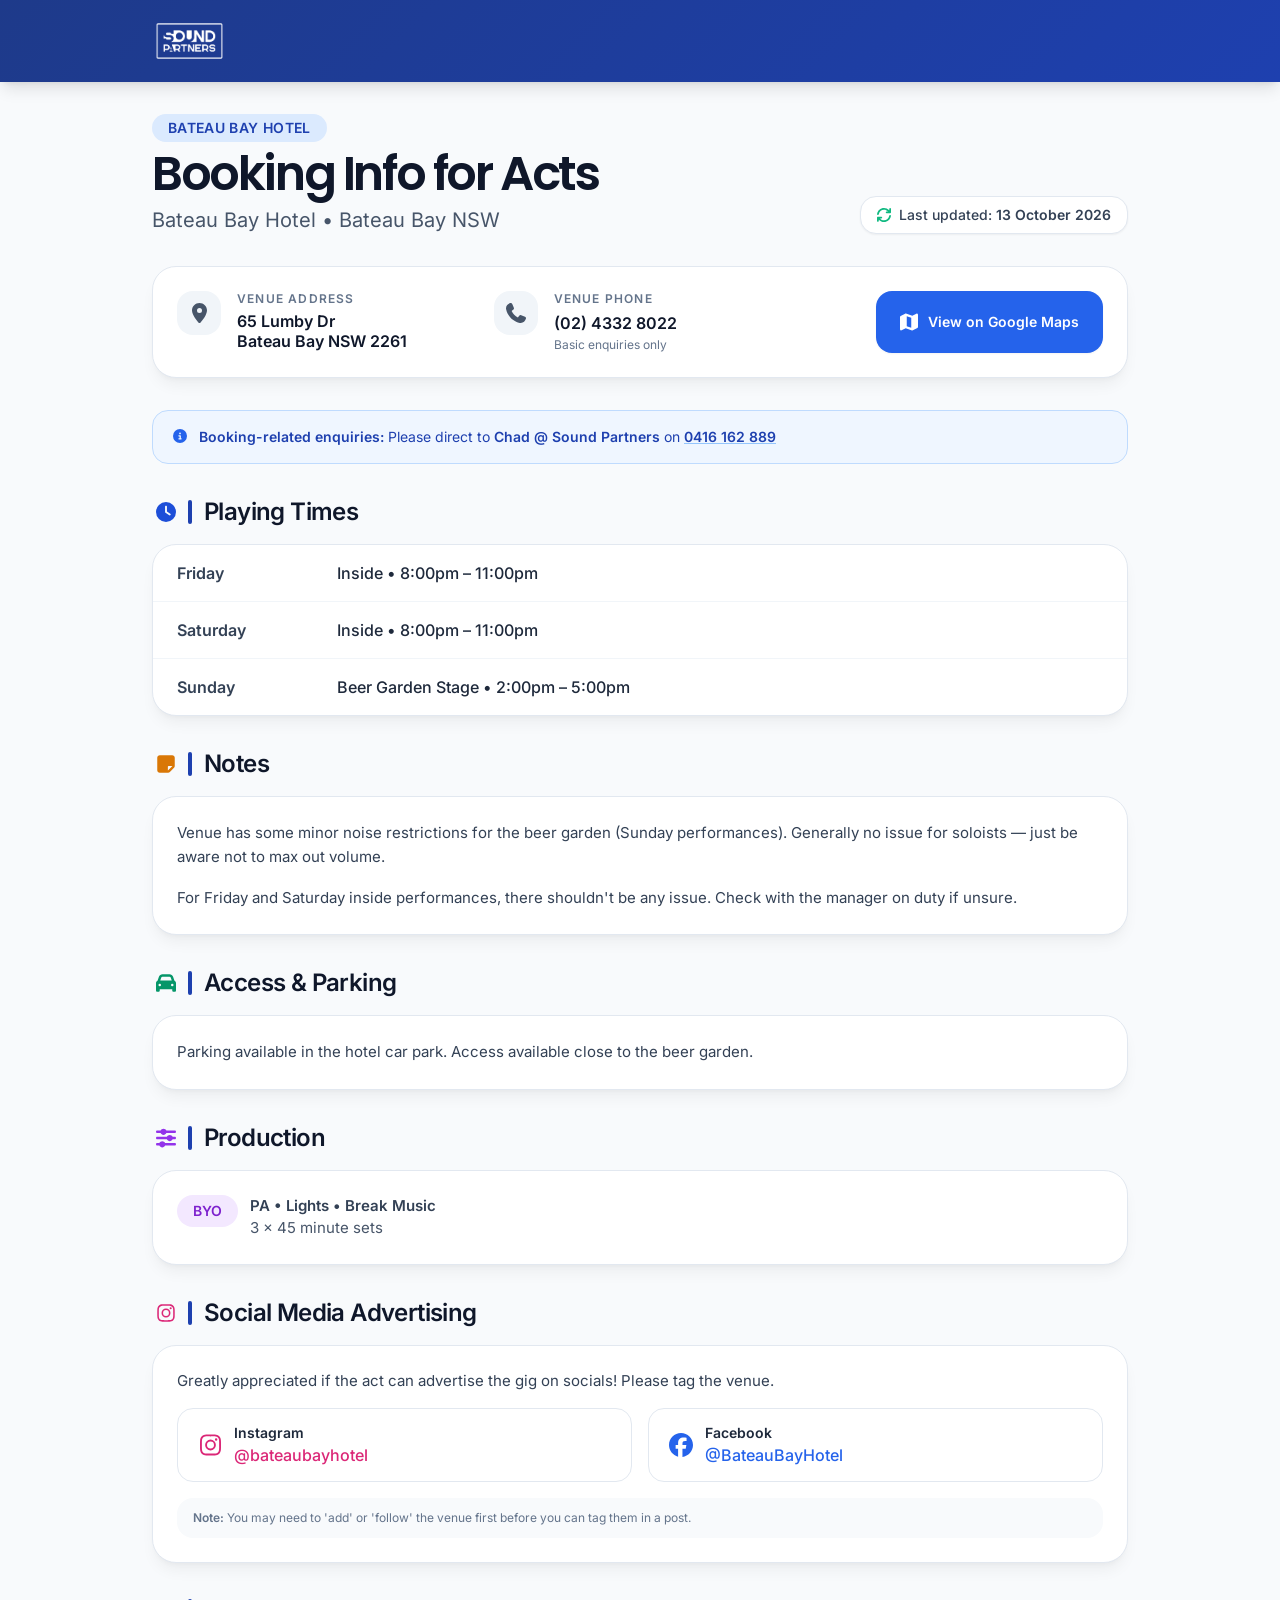
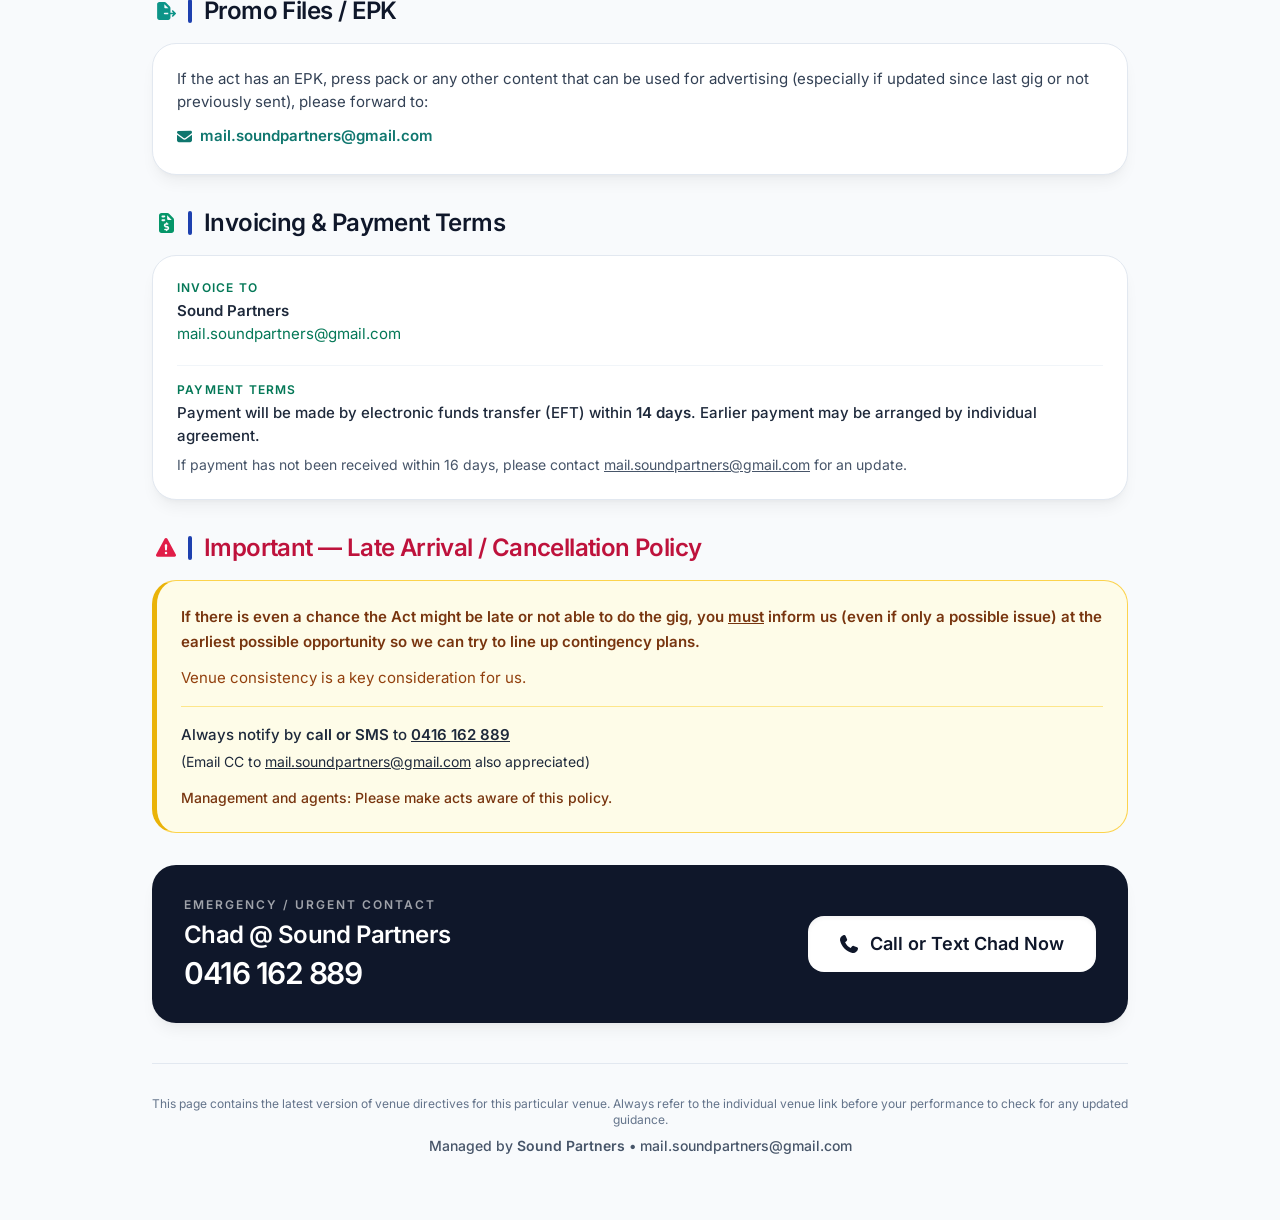
<file: bateau-bay-hotel.html>
<!DOCTYPE html>
<html lang="en">
<head>
    <meta charset="UTF-8">
    <meta name="viewport" content="width=device-width, initial-scale=1.0">
    <meta name="robots" content="noindex, nofollow">
    <meta name="googlebot" content="noindex, nofollow">
    <title>Booking Info for Acts: Bateau Bay Hotel | Sound Partners</title>
    <meta name="description" content="Playing times, production, parking and policies for acts performing at Bateau Bay Hotel. Managed by Sound Partners.">
    <meta property="og:title" content="Booking Info for Acts: Bateau Bay Hotel | Sound Partners">
    <meta property="og:description" content="Playing times, production, parking and policies for acts performing at Bateau Bay Hotel. Managed by Sound Partners.">
    <meta property="og:type" content="website">
    <meta property="og:image" content="SP-Logo-White.png">
    <meta name="twitter:card" content="summary">
    <link rel="icon" type="image/png" href="SP-Logo-Blue-SmashingLogo.png">
    <link rel="stylesheet" href="assets.css">
    <style>
        
        :root {
            --primary: #1e3a8a;
        }
        
        body {
            font-family: 'Inter', system-ui, sans-serif;
        }
        
        .heading-font {
            font-family: 'Poppins', 'Inter', system-ui, sans-serif;
            font-weight: 600;
        }

        .section-header {
            position: relative;
            padding-left: 1rem;
        }
        
        .section-header::before {
            content: '';
            position: absolute;
            left: 0;
            top: 0.25rem;
            bottom: 0.25rem;
            width: 4px;
            background-color: #1e40af;
            border-radius: 9999px;
        }

        .info-card {
            transition: all 0.2s cubic-bezier(0.4, 0, 0.2, 1);
        }

        .warning-box {
            background-color: #fefce8;
            border-left: 5px solid #eab308;
        }

        .navy-header {
            background: linear-gradient(135deg, #1e3a8a 0%, #1e40af 100%);
        }

        .venue-badge {
            background-color: #dbeafe;
            color: #1e40af;
            font-weight: 600;
            letter-spacing: 0.025em;
        }

        .detail-row {
            transition: background-color 0.1s ease;
        }
        
        .detail-row:hover {
            background-color: #f8fafc;
        }

        .modern-shadow {
            box-shadow: 0 10px 15px -3px rgb(0 0 0 / 0.05), 0 4px 6px -4px rgb(0 0 0 / 0.05);
        }
    </style>
</head>
<body class="bg-slate-50 text-slate-800">
    <!-- Header -->
    <header class="navy-header text-white shadow-lg">
        <div class="max-w-5xl mx-auto px-6 py-5 flex items-center justify-between">
            <div>
                <img src="SP-Logo-White.png" alt="Sound Partners" class="h-9 md:h-[42px] w-auto">
            </div>
        </div>
    </header>

    <div class="max-w-5xl mx-auto px-6 pt-8 pb-16">
        
        <!-- Page Title -->
        <div class="flex flex-col md:flex-row md:items-end md:justify-between gap-y-3 mb-8">
            <div>
                <div class="flex items-center gap-x-3 mb-2">
                    <span class="venue-badge px-4 py-1 rounded-full text-sm tracking-wider">BATEAU BAY HOTEL</span>
                </div>
                <h1 class="text-4xl md:text-5xl font-semibold tracking-tighter heading-font text-slate-900">Booking Info for Acts</h1>
                <p class="mt-2 text-xl text-slate-600">Bateau Bay Hotel • Bateau Bay NSW</p>
            </div>
            
            <!-- Last Updated Badge -->
            <div class="inline-flex items-center gap-x-2 px-4 py-2 bg-white rounded-2xl shadow-sm border border-slate-200 text-sm">
                <i class="fa-solid fa-sync text-emerald-500"></i>
                <span class="font-medium text-slate-700">Last updated: <span class="font-semibold">13 October 2026</span></span>
            </div>
        </div>

        <!-- Quick Info Bar -->
        <div class="bg-white rounded-3xl modern-shadow border border-slate-200 p-6 mb-8">
            <div class="grid grid-cols-1 md:grid-cols-3 gap-6">
                
                <!-- Address -->
                <div class="flex gap-x-4">
                    <div class="flex-shrink-0 w-11 h-11 bg-slate-100 rounded-2xl flex items-center justify-center">
                        <i class="fa-solid fa-map-marker-alt text-slate-600 text-xl"></i>
                    </div>
                    <div class="min-w-0">
                        <div class="text-xs uppercase tracking-widest font-semibold text-slate-500 mb-1">VENUE ADDRESS</div>
                        <div class="font-semibold text-slate-900 leading-tight">65 Lumby Dr<br>Bateau Bay NSW 2261</div>
                    </div>
                </div>
                
                <!-- Phone -->
                <div class="flex gap-x-4">
                    <div class="flex-shrink-0 w-11 h-11 bg-slate-100 rounded-2xl flex items-center justify-center">
                        <i class="fa-solid fa-phone text-slate-600 text-xl"></i>
                    </div>
                    <div class="min-w-0">
                        <div class="text-xs uppercase tracking-widest font-semibold text-slate-500 mb-1">VENUE PHONE</div>
                        <a href="tel:+61243328022" class="font-semibold text-slate-900 hover:text-blue-700 transition-colors">(02) 4332 8022</a>
                        <div class="text-xs text-slate-500 mt-0.5">Basic enquiries only</div>
                    </div>
                </div>
                
                <!-- Google Maps -->
                <div class="flex gap-x-4 md:justify-end">
                    <a href="https://www.google.com/maps/search/?api=1&amp;query=Bateau+Bay+Hotel%2C+65+Lumby+Dr%2C+Bateau+Bay+NSW+2261" target="_blank" 
                       class="inline-flex items-center justify-center gap-x-2.5 px-6 py-3 bg-blue-600 hover:bg-blue-700 active:bg-blue-800 transition-all text-white font-semibold rounded-2xl shadow-sm text-sm w-full md:w-auto">
                        <i class="fa-solid fa-map text-lg"></i>
                        <span>View on Google Maps</span>
                    </a>
                </div>
            </div>
        </div>

        <!-- Booking Enquiries Notice -->
        <div class="mb-8 px-5 py-4 bg-blue-50 border border-blue-200 rounded-2xl flex gap-x-3 text-sm">
            <i class="fa-solid fa-info-circle text-blue-600 mt-0.5 flex-shrink-0"></i>
            <p class="text-blue-800">
                <span class="font-semibold">Booking-related enquiries:</span> Please direct to <strong>Chad @ Sound Partners</strong> on 
                <a href="tel:0416162889" class="font-semibold underline decoration-blue-300 hover:decoration-blue-500">0416 162 889</a>
            </p>
        </div>

        <!-- Playing Times -->
        <div class="mb-8">
            <div class="flex items-center gap-x-3 mb-4 px-1">
                <i class="fa-solid fa-clock text-blue-700 text-xl"></i>
                <h2 class="section-header text-2xl font-semibold tracking-tight text-slate-900">Playing Times</h2>
            </div>
            
            <div class="bg-white border border-slate-200 rounded-3xl modern-shadow overflow-hidden">
                <div class="divide-y divide-slate-100">
                    <div class="px-6 py-4 flex flex-col sm:flex-row sm:items-center gap-y-1 detail-row">
                        <div class="w-40 flex-shrink-0"><span class="font-semibold text-slate-700">Friday</span></div>
                        <div class="flex-1"><span class="font-medium">Inside • 8:00pm – 11:00pm</span></div>
                    </div>
                    <div class="px-6 py-4 flex flex-col sm:flex-row sm:items-center gap-y-1 detail-row">
                        <div class="w-40 flex-shrink-0"><span class="font-semibold text-slate-700">Saturday</span></div>
                        <div class="flex-1"><span class="font-medium">Inside • 8:00pm – 11:00pm</span></div>
                    </div>
                    <div class="px-6 py-4 flex flex-col sm:flex-row sm:items-center gap-y-1 detail-row">
                        <div class="w-40 flex-shrink-0"><span class="font-semibold text-slate-700">Sunday</span></div>
                        <div class="flex-1"><span class="font-medium">Beer Garden Stage • 2:00pm – 5:00pm</span></div>
                    </div>
                </div>
            </div>
        </div>

        <!-- Notes -->
        <div class="mb-8">
            <div class="flex items-center gap-x-3 mb-4 px-1">
                <i class="fa-solid fa-sticky-note text-amber-600 text-xl"></i>
                <h2 class="section-header text-2xl font-semibold tracking-tight text-slate-900">Notes</h2>
            </div>
            
            <div class="bg-white border border-slate-200 rounded-3xl p-6 modern-shadow text-[15px] leading-relaxed text-slate-700 space-y-4">
                <p>Venue has some minor noise restrictions for the beer garden (Sunday performances). Generally no issue for soloists — just be aware not to max out volume.</p>
                <p>For Friday and Saturday inside performances, there shouldn't be any issue. Check with the manager on duty if unsure.</p>
            </div>
        </div>

        <!-- Access -->
        <div class="mb-8">
            <div class="flex items-center gap-x-3 mb-4 px-1">
                <i class="fa-solid fa-car text-emerald-600 text-xl"></i>
                <h2 class="section-header text-2xl font-semibold tracking-tight text-slate-900">Access &amp; Parking</h2>
            </div>
            
            <div class="bg-white border border-slate-200 rounded-3xl p-6 modern-shadow text-[15px] leading-relaxed text-slate-700">
                <p>Parking available in the hotel car park. Access available close to the beer garden.</p>
            </div>
        </div>

        <!-- Production -->
        <div class="mb-8">
            <div class="flex items-center gap-x-3 mb-4 px-1">
                <i class="fa-solid fa-sliders-h text-purple-600 text-xl"></i>
                <h2 class="section-header text-2xl font-semibold tracking-tight text-slate-900">Production</h2>
            </div>
            
            <div class="bg-white border border-slate-200 rounded-3xl p-6 modern-shadow">
                <div class="flex items-start gap-x-3">
                    <div class="px-4 py-1.5 bg-purple-100 text-purple-700 rounded-2xl text-sm font-semibold flex-shrink-0">BYO</div>
                    <div class="text-[15px] text-slate-700">
                        <span class="font-semibold">PA • Lights • Break Music</span><br>
                        <span class="text-slate-600">3 × 45 minute sets</span>
                    </div>
                </div>
            </div>
        </div>

        <!-- Social Media -->
        <div class="mb-8">
            <div class="flex items-center gap-x-3 mb-4 px-1">
                <i class="fa-brands fa-instagram text-pink-600 text-xl"></i>
                <h2 class="section-header text-2xl font-semibold tracking-tight text-slate-900">Social Media Advertising</h2>
            </div>
            
            <div class="bg-white border border-slate-200 rounded-3xl p-6 modern-shadow">
                <p class="text-[15px] text-slate-700 mb-4">Greatly appreciated if the act can advertise the gig on socials! Please tag the venue.</p>
                
                <div class="grid grid-cols-1 sm:grid-cols-2 gap-4">
                    <a href="https://instagram.com/bateaubayhotel" target="_blank" 
                       class="flex items-center gap-x-3 px-5 py-3.5 bg-white border border-slate-200 hover:border-pink-200 rounded-2xl transition-all group">
                        <i class="fa-brands fa-instagram text-pink-600 text-2xl group-hover:scale-110 transition-transform"></i>
                        <div>
                            <div class="font-semibold text-sm">Instagram</div>
                            <div class="text-pink-600 font-medium">@bateaubayhotel</div>
                        </div>
                    </a>
                    
                    <a href="https://facebook.com/BateauBayHotel" target="_blank" 
                       class="flex items-center gap-x-3 px-5 py-3.5 bg-white border border-slate-200 hover:border-blue-200 rounded-2xl transition-all group">
                        <i class="fa-brands fa-facebook text-blue-600 text-2xl group-hover:scale-110 transition-transform"></i>
                        <div>
                            <div class="font-semibold text-sm">Facebook</div>
                            <div class="text-blue-600 font-medium">@BateauBayHotel</div>
                        </div>
                    </a>
                </div>
                
                <div class="mt-4 text-xs text-slate-500 bg-slate-50 px-4 py-3 rounded-2xl">
                    <strong>Note:</strong> You may need to 'add' or 'follow' the venue first before you can tag them in a post.
                </div>
            </div>
        </div>

        <!-- Promo Files -->
        <div class="mb-8">
            <div class="flex items-center gap-x-3 mb-4 px-1">
                <i class="fa-solid fa-file-export text-teal-600 text-xl"></i>
                <h2 class="section-header text-2xl font-semibold tracking-tight text-slate-900">Promo Files / EPK</h2>
            </div>
            
            <div class="bg-white border border-slate-200 rounded-3xl p-6 modern-shadow text-[15px]">
                <p class="text-slate-700">If the act has an EPK, press pack or any other content that can be used for advertising (especially if updated since last gig or not previously sent), please forward to:</p>
                <a href="mailto:mail.soundpartners@gmail.com" class="mt-3 inline-flex items-center gap-x-2 font-semibold text-teal-700 hover:text-teal-800">
                    <i class="fa-solid fa-envelope"></i>
                    <span>mail.soundpartners@gmail.com</span>
                </a>
            </div>
        </div>

        <!-- Invoicing & Terms -->
        <div class="mb-8">
            <div class="flex items-center gap-x-3 mb-4 px-1">
                <i class="fa-solid fa-file-invoice-dollar text-emerald-600 text-xl"></i>
                <h2 class="section-header text-2xl font-semibold tracking-tight text-slate-900">Invoicing &amp; Payment Terms</h2>
            </div>
            
            <div class="bg-white border border-slate-200 rounded-3xl p-6 modern-shadow space-y-5 text-[15px]">
                <div>
                    <div class="uppercase text-xs tracking-widest font-bold text-emerald-700 mb-1">INVOICE TO</div>
                    <div class="font-semibold">Sound Partners</div>
                    <a href="mailto:mail.soundpartners@gmail.com" class="text-emerald-700 hover:underline">mail.soundpartners@gmail.com</a>
                </div>
                
                <div class="pt-4 border-t border-slate-100">
                    <div class="uppercase text-xs tracking-widest font-bold text-emerald-700 mb-1">PAYMENT TERMS</div>
                    <p class="font-medium">Payment will be made by electronic funds transfer (EFT) within <span class="font-semibold">14 days</span>. Earlier payment may be arranged by individual agreement.</p>
                    <p class="mt-2 text-sm text-slate-600">If payment has not been received within 16 days, please contact <a href="mailto:mail.soundpartners@gmail.com" class="underline">mail.soundpartners@gmail.com</a> for an update.</p>
                </div>
            </div>
        </div>

        <!-- Critical Warning -->
        <div class="mb-8">
            <div class="flex items-center gap-x-3 mb-4 px-1">
                <i class="fa-solid fa-exclamation-triangle text-rose-600 text-xl"></i>
                <h2 class="section-header text-2xl font-semibold tracking-tight text-rose-700">Important — Late Arrival / Cancellation Policy</h2>
            </div>
            
            <div class="warning-box border border-amber-300 rounded-3xl p-6 text-[15px] leading-relaxed">
                <p class="font-semibold text-amber-900 mb-3">If there is even a chance the Act might be late or not able to do the gig, you <span class="underline">must</span> inform us (even if only a possible issue) at the earliest possible opportunity so we can try to line up contingency plans.</p>
                
                <p class="text-amber-800">Venue consistency is a key consideration for us.</p>
                
                <div class="mt-4 pt-4 border-t border-amber-200">
                    <p class="font-medium">Always notify by <strong>call or SMS</strong> to <a href="tel:0416162889" class="font-bold underline">0416 162 889</a></p>
                    <p class="text-sm mt-1">(Email CC to <a href="mailto:mail.soundpartners@gmail.com" class="underline">mail.soundpartners@gmail.com</a> also appreciated)</p>
                </div>
                
                <p class="mt-4 text-sm font-medium text-amber-900">Management and agents: Please make acts aware of this policy.</p>
            </div>
        </div>

        <!-- Emergency Contact -->
        <div class="bg-slate-900 text-white rounded-3xl p-7 md:p-8 modern-shadow">
            <div class="flex flex-col md:flex-row md:items-center gap-y-4 md:justify-between">
                <div>
                    <div class="uppercase tracking-[2px] text-xs font-bold text-white/60 mb-1.5">EMERGENCY / URGENT CONTACT</div>
                    <div class="text-2xl font-semibold tracking-tight">Chad @ Sound Partners</div>
                    <div class="text-3xl font-bold text-white mt-1 tracking-tighter"><a href="tel:0416162889" class="text-white hover:underline">0416 162 889</a></div>
                </div>
                
                <div>
                    <a href="tel:0416162889" 
                       class="inline-flex items-center justify-center gap-x-3 bg-white text-slate-900 hover:bg-amber-100 active:bg-amber-200 transition-colors font-bold text-lg px-8 h-14 rounded-2xl shadow-inner w-full md:w-auto">
                        <i class="fa-solid fa-phone"></i>
                        <span>Call or Text Chad Now</span>
                    </a>
                </div>
            </div>
        </div>

        <!-- Footer -->
        <div class="mt-10 pt-8 border-t border-slate-200 text-center">
            <p class="text-xs text-slate-500">This page contains the latest version of venue directives for this particular venue. Always refer to the individual venue link before your performance to check for any updated guidance.</p>
            <p class="mt-2 text-sm font-medium text-slate-600">Managed by <span class="font-semibold">Sound Partners</span> • <a href="mailto:mail.soundpartners@gmail.com" class="hover:underline">mail.soundpartners@gmail.com</a></p>
        </div>
        
    </div>
    
</body>
</html>
</file>
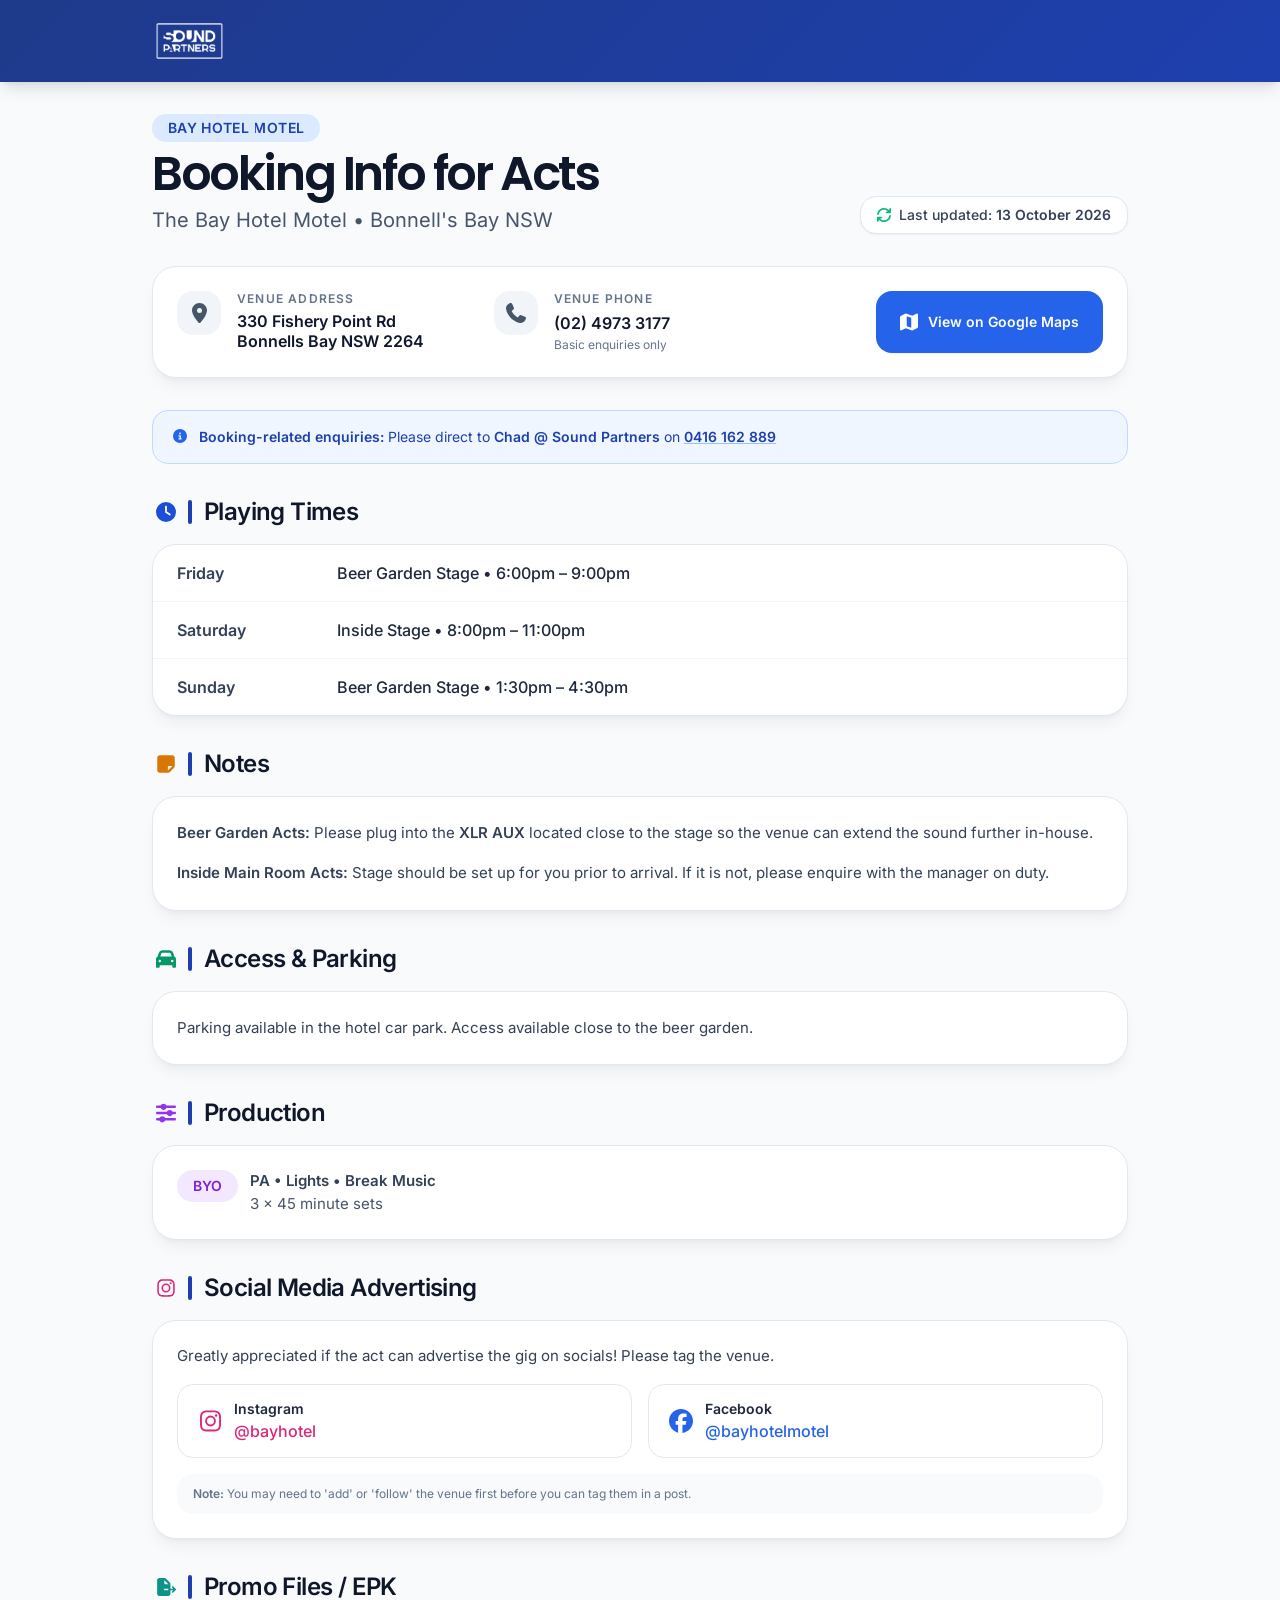
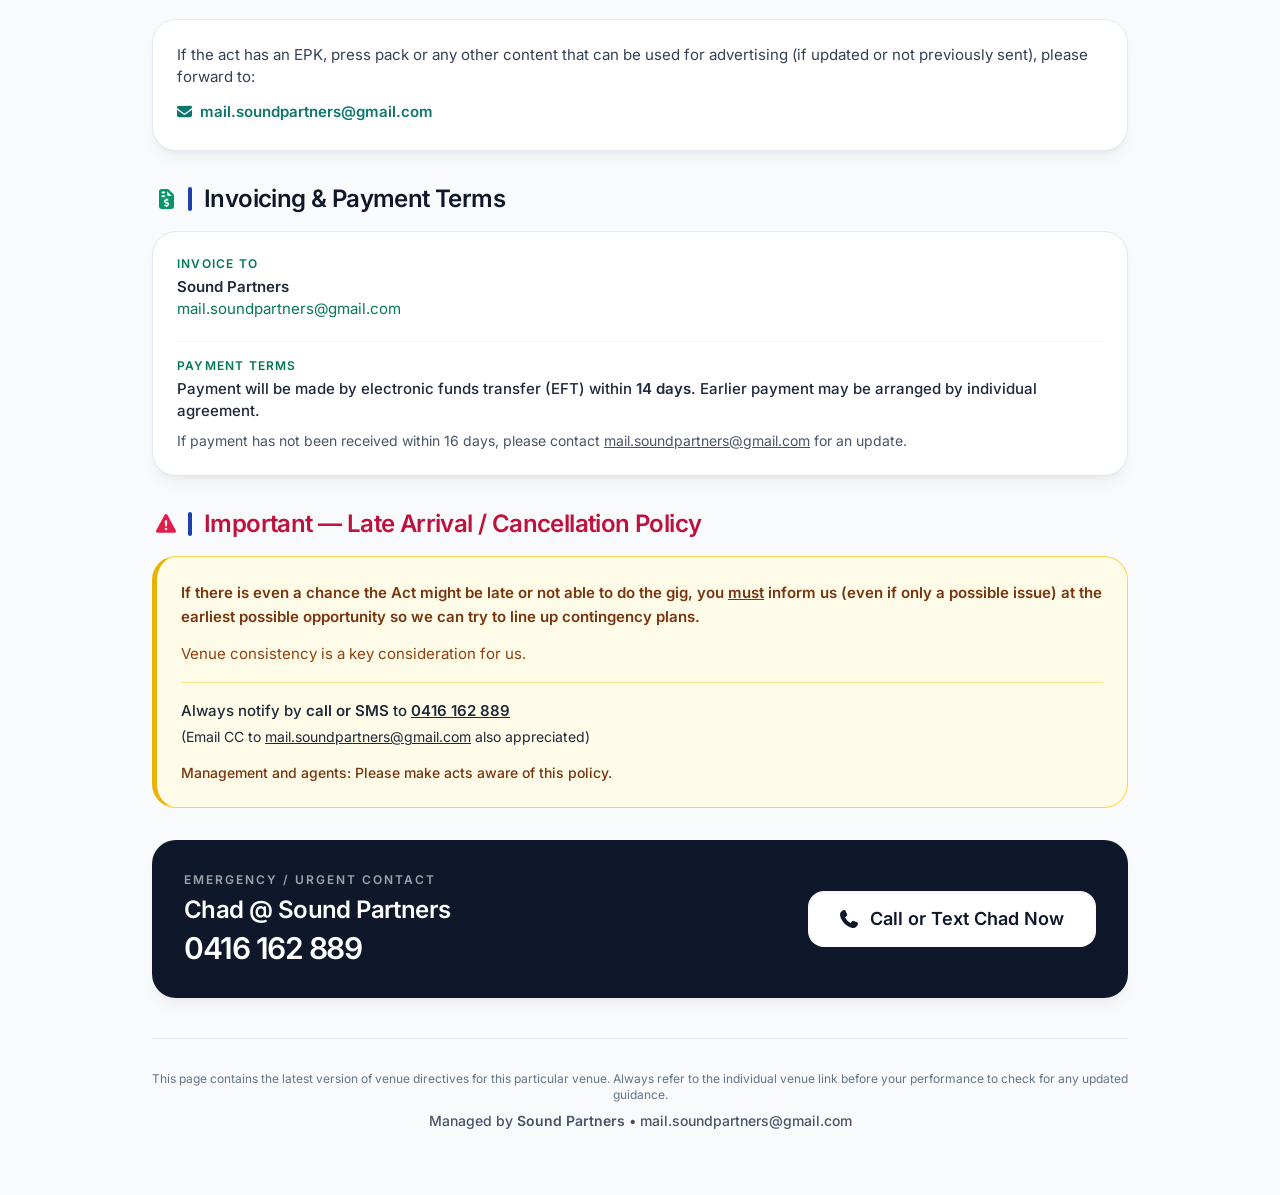
<file: bay-hotel-bonnells-bay.html>
<!DOCTYPE html>
<html lang="en">
<head>
    <meta charset="UTF-8">
    <meta name="viewport" content="width=device-width, initial-scale=1.0">
    <meta name="robots" content="noindex, nofollow">
    <meta name="googlebot" content="noindex, nofollow">
    <title>Booking Info for Acts: The Bay Hotel Motel (Bonnells Bay) | Sound Partners</title>
    <meta name="description" content="Playing times, production, parking and policies for acts performing at The Bay Hotel Motel, Bonnells Bay. Managed by Sound Partners.">
    <meta property="og:title" content="Booking Info for Acts: The Bay Hotel Motel (Bonnells Bay) | Sound Partners">
    <meta property="og:description" content="Playing times, production, parking and policies for acts performing at The Bay Hotel Motel, Bonnells Bay. Managed by Sound Partners.">
    <meta property="og:type" content="website">
    <meta property="og:image" content="SP-Logo-White.png">
    <meta name="twitter:card" content="summary">
    <link rel="icon" type="image/png" href="SP-Logo-Blue-SmashingLogo.png">
    <link rel="stylesheet" href="assets.css">
    <style>
        
        body { font-family: 'Inter', system-ui, sans-serif; }
        .heading-font { font-family: 'Poppins', 'Inter', system-ui, sans-serif; font-weight: 600; }

        .section-header { position: relative; padding-left: 1rem; }
        .section-header::before { content: ''; position: absolute; left: 0; top: 0.25rem; bottom: 0.25rem; width: 4px; background-color: #1e40af; border-radius: 9999px; }

        .modern-shadow { box-shadow: 0 10px 15px -3px rgb(0 0 0 / 0.05), 0 4px 6px -4px rgb(0 0 0 / 0.05); }
        .navy-header { background: linear-gradient(135deg, #1e3a8a 0%, #1e40af 100%); }
        .venue-badge { background-color: #dbeafe; color: #1e40af; font-weight: 600; letter-spacing: 0.025em; }
        .detail-row:hover { background-color: #f8fafc; }
        .warning-box { background-color: #fefce8; border-left: 5px solid #eab308; }
    </style>
</head>
<body class="bg-slate-50 text-slate-800">
    <!-- Header -->
    <header class="navy-header text-white shadow-lg">
        <div class="max-w-5xl mx-auto px-6 py-5 flex items-center justify-between">
            <div>
                <img src="SP-Logo-White.png" alt="Sound Partners" class="h-9 md:h-[42px] w-auto">
            </div>
        </div>
    </header>

    <div class="max-w-5xl mx-auto px-6 pt-8 pb-16">
        
        <!-- Page Title -->
        <div class="flex flex-col md:flex-row md:items-end md:justify-between gap-y-3 mb-8">
            <div>
                <div class="flex items-center gap-x-3 mb-2">
                    <span class="venue-badge px-4 py-1 rounded-full text-sm tracking-wider">BAY HOTEL MOTEL</span>
                </div>
                <h1 class="text-4xl md:text-5xl font-semibold tracking-tighter heading-font text-slate-900">Booking Info for Acts</h1>
                <p class="mt-2 text-xl text-slate-600">The Bay Hotel Motel • Bonnell's Bay NSW</p>
            </div>
            
            <div class="inline-flex items-center gap-x-2 px-4 py-2 bg-white rounded-2xl shadow-sm border border-slate-200 text-sm">
                <i class="fa-solid fa-sync text-emerald-500"></i>
                <span class="font-medium text-slate-700">Last updated: <span class="font-semibold">13 October 2026</span></span>
            </div>
        </div>

        <!-- Quick Info Bar -->
        <div class="bg-white rounded-3xl modern-shadow border border-slate-200 p-6 mb-8">
            <div class="grid grid-cols-1 md:grid-cols-3 gap-6">
                <div class="flex gap-x-4">
                    <div class="flex-shrink-0 w-11 h-11 bg-slate-100 rounded-2xl flex items-center justify-center">
                        <i class="fa-solid fa-map-marker-alt text-slate-600 text-xl"></i>
                    </div>
                    <div class="min-w-0">
                        <div class="text-xs uppercase tracking-widest font-semibold text-slate-500 mb-1">VENUE ADDRESS</div>
                        <div class="font-semibold text-slate-900 leading-tight">330 Fishery Point Rd<br>Bonnells Bay NSW 2264</div>
                    </div>
                </div>
                
                <div class="flex gap-x-4">
                    <div class="flex-shrink-0 w-11 h-11 bg-slate-100 rounded-2xl flex items-center justify-center">
                        <i class="fa-solid fa-phone text-slate-600 text-xl"></i>
                    </div>
                    <div class="min-w-0">
                        <div class="text-xs uppercase tracking-widest font-semibold text-slate-500 mb-1">VENUE PHONE</div>
                        <a href="tel:+61249733177" class="font-semibold text-slate-900 hover:text-blue-700 transition-colors">(02) 4973 3177</a>
                        <div class="text-xs text-slate-500 mt-0.5">Basic enquiries only</div>
                    </div>
                </div>
                
                <div class="flex gap-x-4 md:justify-end">
                    <a href="https://maps.app.goo.gl/enFLdLr74dvxrPXu5" target="_blank" 
                       class="inline-flex items-center justify-center gap-x-2.5 px-6 py-3 bg-blue-600 hover:bg-blue-700 active:bg-blue-800 transition-all text-white font-semibold rounded-2xl shadow-sm text-sm w-full md:w-auto">
                        <i class="fa-solid fa-map text-lg"></i>
                        <span>View on Google Maps</span>
                    </a>
                </div>
            </div>
        </div>

        <div class="mb-8 px-5 py-4 bg-blue-50 border border-blue-200 rounded-2xl flex gap-x-3 text-sm">
            <i class="fa-solid fa-info-circle text-blue-600 mt-0.5 flex-shrink-0"></i>
            <p class="text-blue-800">
                <span class="font-semibold">Booking-related enquiries:</span> Please direct to <strong>Chad @ Sound Partners</strong> on 
                <a href="tel:0416162889" class="font-semibold underline decoration-blue-300 hover:decoration-blue-500">0416 162 889</a>
            </p>
        </div>

        <!-- Playing Times -->
        <div class="mb-8">
            <div class="flex items-center gap-x-3 mb-4 px-1">
                <i class="fa-solid fa-clock text-blue-700 text-xl"></i>
                <h2 class="section-header text-2xl font-semibold tracking-tight text-slate-900">Playing Times</h2>
            </div>
            
            <div class="bg-white border border-slate-200 rounded-3xl modern-shadow overflow-hidden">
                <div class="divide-y divide-slate-100">
                    <div class="px-6 py-4 flex flex-col sm:flex-row sm:items-center gap-y-1 detail-row">
                        <div class="w-40 flex-shrink-0"><span class="font-semibold text-slate-700">Friday</span></div>
                        <div class="flex-1"><span class="font-medium">Beer Garden Stage • 6:00pm – 9:00pm</span></div>
                    </div>
                    <div class="px-6 py-4 flex flex-col sm:flex-row sm:items-center gap-y-1 detail-row">
                        <div class="w-40 flex-shrink-0"><span class="font-semibold text-slate-700">Saturday</span></div>
                        <div class="flex-1"><span class="font-medium">Inside Stage • 8:00pm – 11:00pm</span></div>
                    </div>
                    <div class="px-6 py-4 flex flex-col sm:flex-row sm:items-center gap-y-1 detail-row">
                        <div class="w-40 flex-shrink-0"><span class="font-semibold text-slate-700">Sunday</span></div>
                        <div class="flex-1"><span class="font-medium">Beer Garden Stage • 1:30pm – 4:30pm</span></div>
                    </div>
                </div>
            </div>
        </div>

        <!-- Notes -->
        <div class="mb-8">
            <div class="flex items-center gap-x-3 mb-4 px-1">
                <i class="fa-solid fa-sticky-note text-amber-600 text-xl"></i>
                <h2 class="section-header text-2xl font-semibold tracking-tight text-slate-900">Notes</h2>
            </div>
            
            <div class="bg-white border border-slate-200 rounded-3xl p-6 modern-shadow text-[15px] leading-relaxed text-slate-700 space-y-4">
                <div>
                    <span class="font-semibold">Beer Garden Acts:</span> Please plug into the <strong>XLR AUX</strong> located close to the stage so the venue can extend the sound further in-house.
                </div>
                <div>
                    <span class="font-semibold">Inside Main Room Acts:</span> Stage should be set up for you prior to arrival. If it is not, please enquire with the manager on duty.
                </div>
            </div>
        </div>

        <!-- Access -->
        <div class="mb-8">
            <div class="flex items-center gap-x-3 mb-4 px-1">
                <i class="fa-solid fa-car text-emerald-600 text-xl"></i>
                <h2 class="section-header text-2xl font-semibold tracking-tight text-slate-900">Access &amp; Parking</h2>
            </div>
            <div class="bg-white border border-slate-200 rounded-3xl p-6 modern-shadow text-[15px] leading-relaxed text-slate-700">
                <p>Parking available in the hotel car park. Access available close to the beer garden.</p>
            </div>
        </div>

        <!-- Production -->
        <div class="mb-8">
            <div class="flex items-center gap-x-3 mb-4 px-1">
                <i class="fa-solid fa-sliders-h text-purple-600 text-xl"></i>
                <h2 class="section-header text-2xl font-semibold tracking-tight text-slate-900">Production</h2>
            </div>
            <div class="bg-white border border-slate-200 rounded-3xl p-6 modern-shadow">
                <div class="flex items-start gap-x-3">
                    <div class="px-4 py-1.5 bg-purple-100 text-purple-700 rounded-2xl text-sm font-semibold flex-shrink-0">BYO</div>
                    <div class="text-[15px] text-slate-700">
                        <span class="font-semibold">PA • Lights • Break Music</span><br>
                        <span class="text-slate-600">3 × 45 minute sets</span>
                    </div>
                </div>
            </div>
        </div>

        <!-- Social Media -->
        <div class="mb-8">
            <div class="flex items-center gap-x-3 mb-4 px-1">
                <i class="fa-brands fa-instagram text-pink-600 text-xl"></i>
                <h2 class="section-header text-2xl font-semibold tracking-tight text-slate-900">Social Media Advertising</h2>
            </div>
            
            <div class="bg-white border border-slate-200 rounded-3xl p-6 modern-shadow">
                <p class="text-[15px] text-slate-700 mb-4">Greatly appreciated if the act can advertise the gig on socials! Please tag the venue.</p>
                
                <div class="grid grid-cols-1 sm:grid-cols-2 gap-4">
                    <a href="https://instagram.com/bayhotel" target="_blank" class="flex items-center gap-x-3 px-5 py-3.5 bg-white border border-slate-200 hover:border-pink-200 rounded-2xl transition-all group">
                        <i class="fa-brands fa-instagram text-pink-600 text-2xl group-hover:scale-110 transition-transform"></i>
                        <div><div class="font-semibold text-sm">Instagram</div><div class="text-pink-600 font-medium">@bayhotel</div></div>
                    </a>
                    <a href="https://facebook.com/bayhotelmotel" target="_blank" class="flex items-center gap-x-3 px-5 py-3.5 bg-white border border-slate-200 hover:border-blue-200 rounded-2xl transition-all group">
                        <i class="fa-brands fa-facebook text-blue-600 text-2xl group-hover:scale-110 transition-transform"></i>
                        <div><div class="font-semibold text-sm">Facebook</div><div class="text-blue-600 font-medium">@bayhotelmotel</div></div>
                    </a>
                </div>
                
                <div class="mt-4 text-xs text-slate-500 bg-slate-50 px-4 py-3 rounded-2xl">
                    <strong>Note:</strong> You may need to 'add' or 'follow' the venue first before you can tag them in a post.
                </div>
            </div>
        </div>

        <!-- Promo Files -->
        <div class="mb-8">
            <div class="flex items-center gap-x-3 mb-4 px-1">
                <i class="fa-solid fa-file-export text-teal-600 text-xl"></i>
                <h2 class="section-header text-2xl font-semibold tracking-tight text-slate-900">Promo Files / EPK</h2>
            </div>
            <div class="bg-white border border-slate-200 rounded-3xl p-6 modern-shadow text-[15px]">
                <p class="text-slate-700">If the act has an EPK, press pack or any other content that can be used for advertising (if updated or not previously sent), please forward to:</p>
                <a href="mailto:mail.soundpartners@gmail.com" class="mt-3 inline-flex items-center gap-x-2 font-semibold text-teal-700 hover:text-teal-800">
                    <i class="fa-solid fa-envelope"></i> <span>mail.soundpartners@gmail.com</span>
                </a>
            </div>
        </div>

        <!-- Invoicing & Terms -->
        <div class="mb-8">
            <div class="flex items-center gap-x-3 mb-4 px-1">
                <i class="fa-solid fa-file-invoice-dollar text-emerald-600 text-xl"></i>
                <h2 class="section-header text-2xl font-semibold tracking-tight text-slate-900">Invoicing &amp; Payment Terms</h2>
            </div>
            
            <div class="bg-white border border-slate-200 rounded-3xl p-6 modern-shadow space-y-5 text-[15px]">
                <div>
                    <div class="uppercase text-xs tracking-widest font-bold text-emerald-700 mb-1">INVOICE TO</div>
                    <div class="font-semibold">Sound Partners</div>
                    <a href="mailto:mail.soundpartners@gmail.com" class="text-emerald-700 hover:underline">mail.soundpartners@gmail.com</a>
                </div>
                <div class="pt-4 border-t border-slate-100">
                    <div class="uppercase text-xs tracking-widest font-bold text-emerald-700 mb-1">PAYMENT TERMS</div>
                    <p class="font-medium">Payment will be made by electronic funds transfer (EFT) within <span class="font-semibold">14 days</span>. Earlier payment may be arranged by individual agreement.</p>
                    <p class="mt-2 text-sm text-slate-600">If payment has not been received within 16 days, please contact <a href="mailto:mail.soundpartners@gmail.com" class="underline">mail.soundpartners@gmail.com</a> for an update.</p>
                </div>
            </div>
        </div>

        <!-- Critical Warning -->
        <div class="mb-8">
            <div class="flex items-center gap-x-3 mb-4 px-1">
                <i class="fa-solid fa-exclamation-triangle text-rose-600 text-xl"></i>
                <h2 class="section-header text-2xl font-semibold tracking-tight text-rose-700">Important — Late Arrival / Cancellation Policy</h2>
            </div>
            
            <div class="warning-box border border-amber-300 rounded-3xl p-6 text-[15px] leading-relaxed">
                <p class="font-semibold text-amber-900 mb-3">If there is even a chance the Act might be late or not able to do the gig, you <span class="underline">must</span> inform us (even if only a possible issue) at the earliest possible opportunity so we can try to line up contingency plans.</p>
                <p class="text-amber-800">Venue consistency is a key consideration for us.</p>
                <div class="mt-4 pt-4 border-t border-amber-200">
                    <p class="font-medium">Always notify by <strong>call or SMS</strong> to <a href="tel:0416162889" class="font-bold underline">0416 162 889</a></p>
                    <p class="text-sm mt-1">(Email CC to <a href="mailto:mail.soundpartners@gmail.com" class="underline">mail.soundpartners@gmail.com</a> also appreciated)</p>
                </div>
                <p class="mt-4 text-sm font-medium text-amber-900">Management and agents: Please make acts aware of this policy.</p>
            </div>
        </div>

        <!-- Emergency Contact -->
        <div class="bg-slate-900 text-white rounded-3xl p-7 md:p-8 modern-shadow">
            <div class="flex flex-col md:flex-row md:items-center gap-y-4 md:justify-between">
                <div>
                    <div class="uppercase tracking-[2px] text-xs font-bold text-white/60 mb-1.5">EMERGENCY / URGENT CONTACT</div>
                    <div class="text-2xl font-semibold tracking-tight">Chad @ Sound Partners</div>
                    <div class="text-3xl font-bold text-white mt-1 tracking-tighter"><a href="tel:0416162889" class="text-white hover:underline">0416 162 889</a></div>
                </div>
                <div>
                    <a href="tel:0416162889" class="inline-flex items-center justify-center gap-x-3 bg-white text-slate-900 hover:bg-amber-100 active:bg-amber-200 transition-colors font-bold text-lg px-8 h-14 rounded-2xl shadow-inner w-full md:w-auto">
                        <i class="fa-solid fa-phone"></i>
                        <span>Call or Text Chad Now</span>
                    </a>
                </div>
            </div>
        </div>

        <div class="mt-10 pt-8 border-t border-slate-200 text-center">
            <p class="text-xs text-slate-500">This page contains the latest version of venue directives for this particular venue. Always refer to the individual venue link before your performance to check for any updated guidance.</p>
            <p class="mt-2 text-sm font-medium text-slate-600">Managed by <span class="font-semibold">Sound Partners</span> • <a href="mailto:mail.soundpartners@gmail.com" class="hover:underline">mail.soundpartners@gmail.com</a></p>
        </div>
    </div>
</body>
</html>
</file>
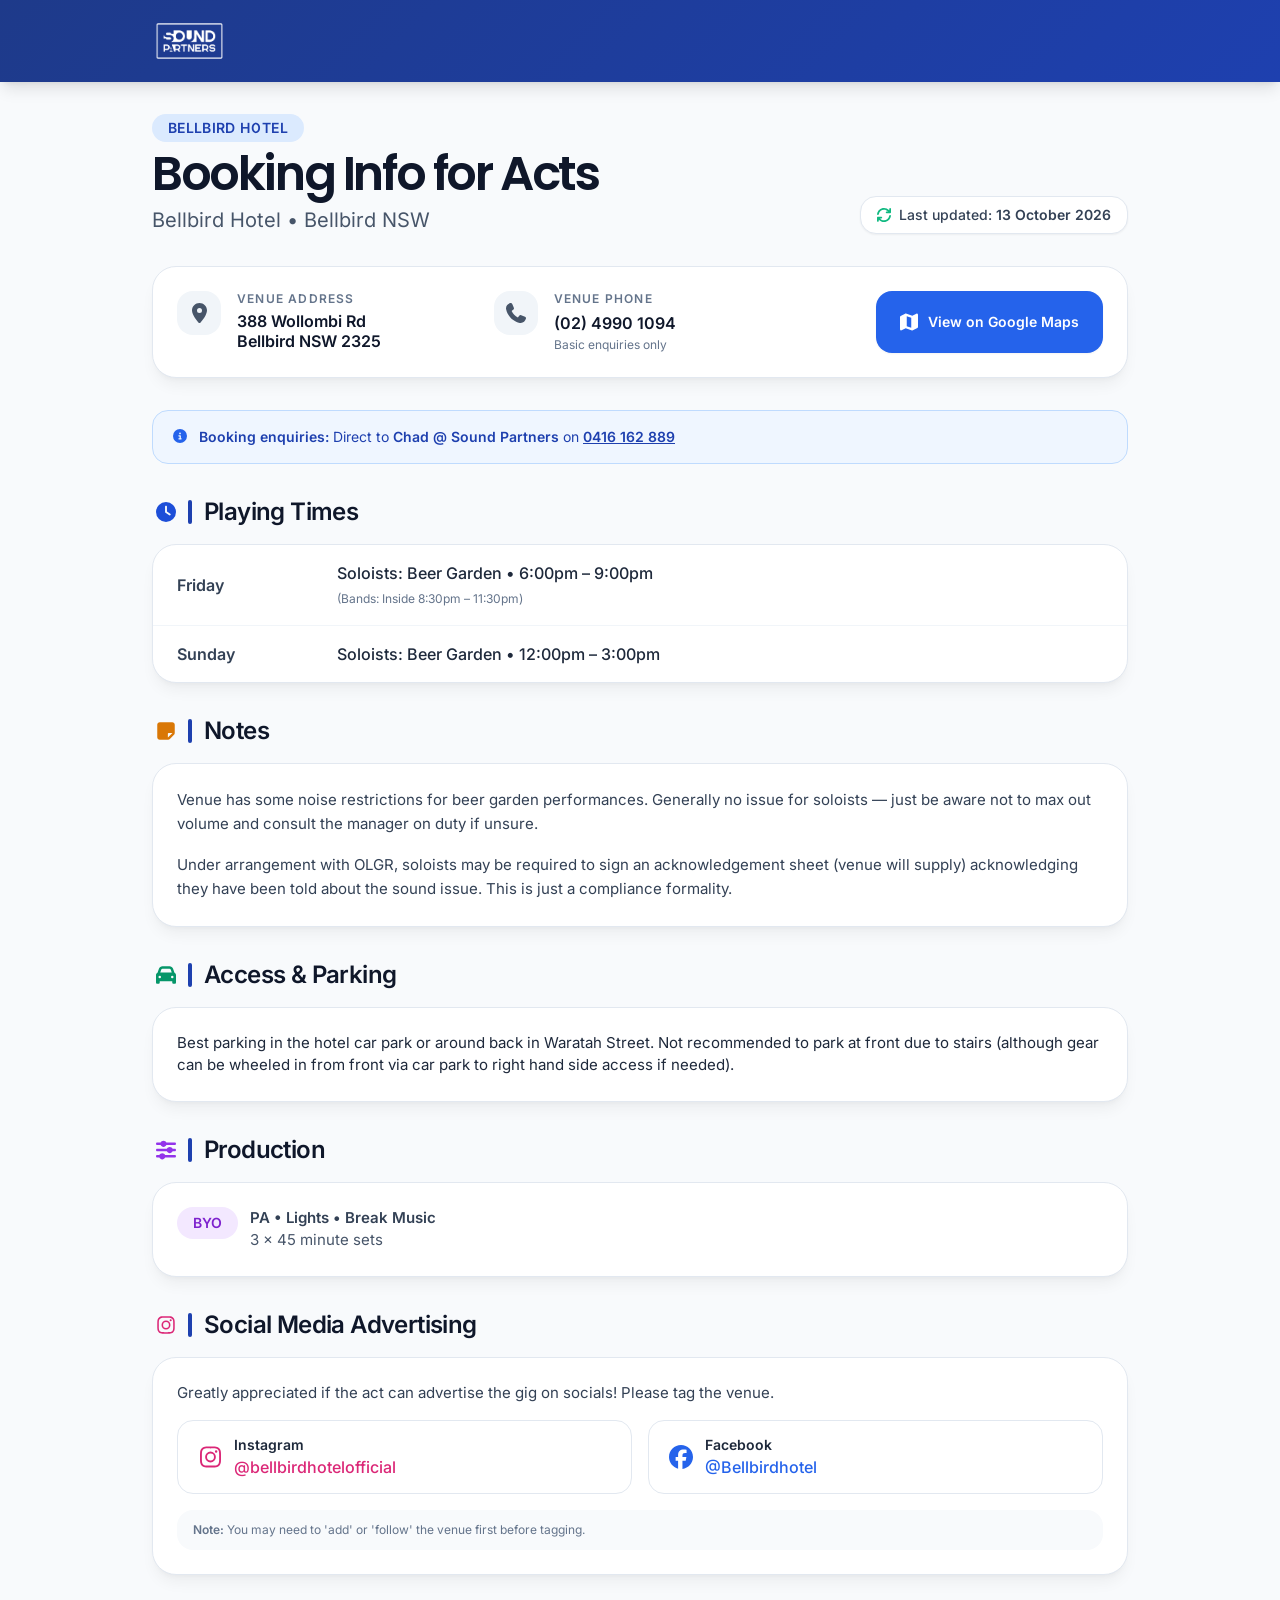
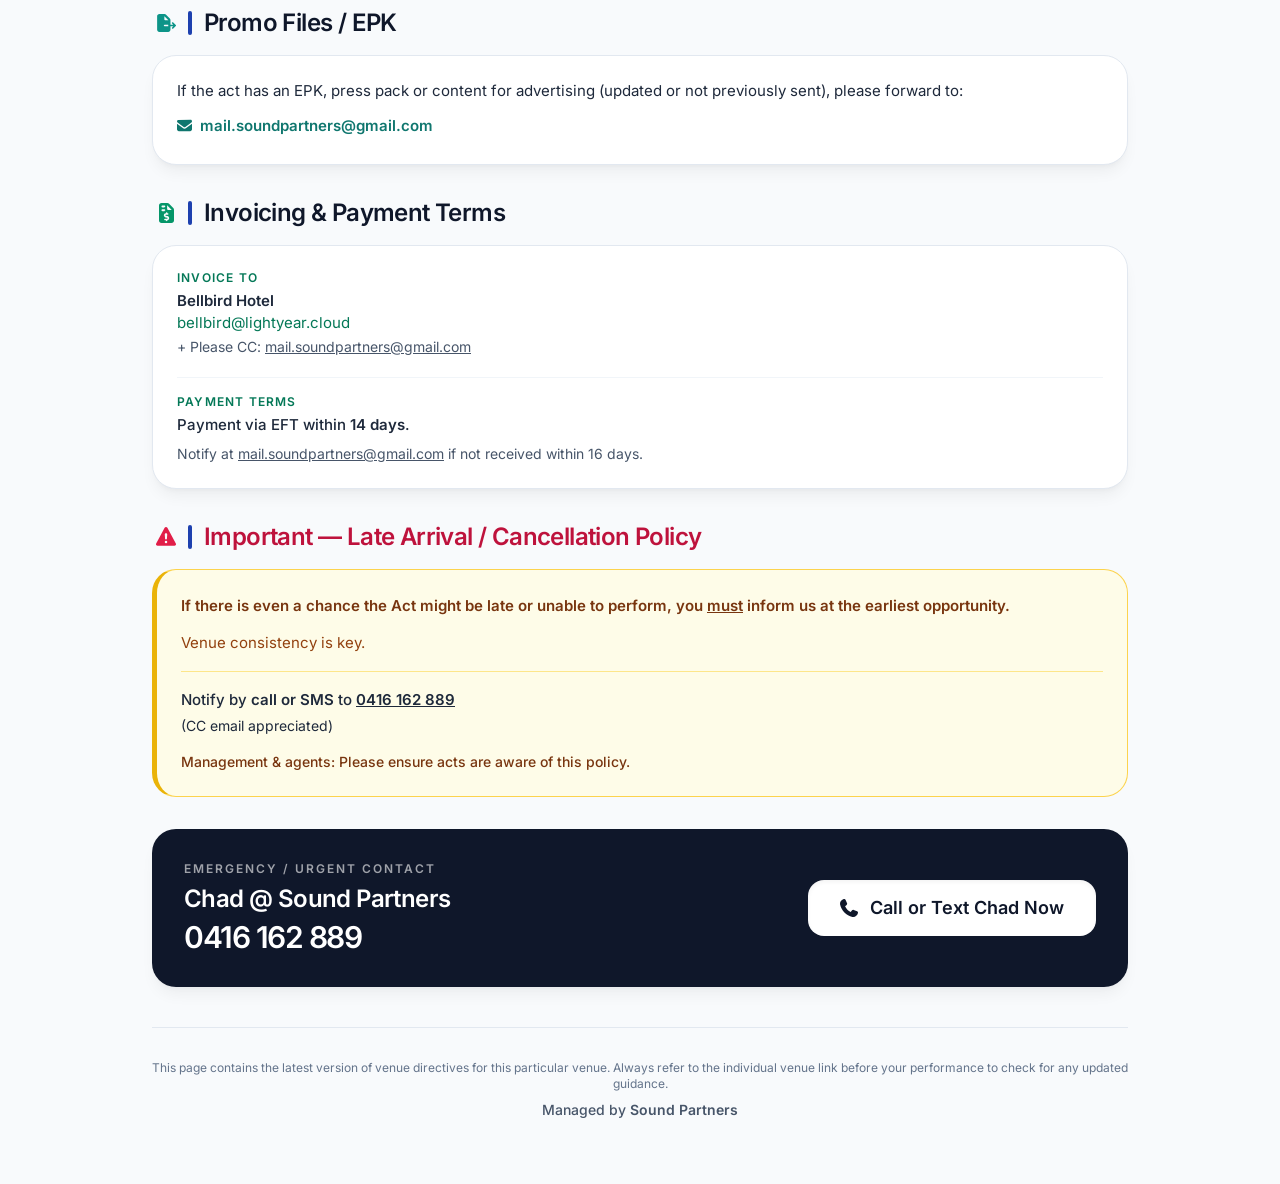
<file: bellbird-hotel.html>
<!DOCTYPE html>
<html lang="en">
<head>
    <meta charset="UTF-8">
    <meta name="viewport" content="width=device-width, initial-scale=1.0">
    <meta name="robots" content="noindex, nofollow">
    <meta name="googlebot" content="noindex, nofollow">
    <title>Booking Info for Acts: Bellbird Hotel | Sound Partners</title>
    <meta name="description" content="Playing times, production, parking and policies for acts performing at Bellbird Hotel. Managed by Sound Partners.">
    <meta property="og:title" content="Booking Info for Acts: Bellbird Hotel | Sound Partners">
    <meta property="og:description" content="Playing times, production, parking and policies for acts performing at Bellbird Hotel. Managed by Sound Partners.">
    <meta property="og:type" content="website">
    <meta property="og:image" content="SP-Logo-White.png">
    <meta name="twitter:card" content="summary">
    <link rel="icon" type="image/png" href="SP-Logo-Blue-SmashingLogo.png">
    <link rel="stylesheet" href="assets.css">
    <style>
        body { font-family: 'Inter', system-ui, sans-serif; }
        .heading-font { font-family: 'Poppins', 'Inter', system-ui, sans-serif; font-weight: 600; }
        .section-header { position: relative; padding-left: 1rem; }
        .section-header::before { content: ''; position: absolute; left: 0; top: 0.25rem; bottom: 0.25rem; width: 4px; background-color: #1e40af; border-radius: 9999px; }
        .modern-shadow { box-shadow: 0 10px 15px -3px rgb(0 0 0 / 0.05), 0 4px 6px -4px rgb(0 0 0 / 0.05); }
        .navy-header { background: linear-gradient(135deg, #1e3a8a 0%, #1e40af 100%); }
        .venue-badge { background-color: #dbeafe; color: #1e40af; font-weight: 600; letter-spacing: 0.025em; }
        .detail-row:hover { background-color: #f8fafc; }
        .warning-box { background-color: #fefce8; border-left: 5px solid #eab308; }
    </style>
</head>
<body class="bg-slate-50 text-slate-800">
    <header class="navy-header text-white shadow-lg">
        <div class="max-w-5xl mx-auto px-6 py-5 flex items-center justify-between">
            <div>
                <img src="SP-Logo-White.png" alt="Sound Partners" class="h-9 md:h-[42px] w-auto">
            </div>
        </div>
    </header>

    <div class="max-w-5xl mx-auto px-6 pt-8 pb-16">
        
        <div class="flex flex-col md:flex-row md:items-end md:justify-between gap-y-3 mb-8">
            <div>
                <div class="flex items-center gap-x-3 mb-2"><span class="venue-badge px-4 py-1 rounded-full text-sm tracking-wider">BELLBIRD HOTEL</span></div>
                <h1 class="text-4xl md:text-5xl font-semibold tracking-tighter heading-font text-slate-900">Booking Info for Acts</h1>
                <p class="mt-2 text-xl text-slate-600">Bellbird Hotel • Bellbird NSW</p>
            </div>
            <div class="inline-flex items-center gap-x-2 px-4 py-2 bg-white rounded-2xl shadow-sm border border-slate-200 text-sm">
                <i class="fa-solid fa-sync text-emerald-500"></i>
                <span class="font-medium text-slate-700">Last updated: <span class="font-semibold">13 October 2026</span></span>
            </div>
        </div>

        <div class="bg-white rounded-3xl modern-shadow border border-slate-200 p-6 mb-8">
            <div class="grid grid-cols-1 md:grid-cols-3 gap-6">
                <div class="flex gap-x-4">
                    <div class="flex-shrink-0 w-11 h-11 bg-slate-100 rounded-2xl flex items-center justify-center"><i class="fa-solid fa-map-marker-alt text-slate-600 text-xl"></i></div>
                    <div class="min-w-0">
                        <div class="text-xs uppercase tracking-widest font-semibold text-slate-500 mb-1">VENUE ADDRESS</div>
                        <div class="font-semibold text-slate-900 leading-tight">388 Wollombi Rd<br>Bellbird NSW 2325</div>
                    </div>
                </div>
                <div class="flex gap-x-4">
                    <div class="flex-shrink-0 w-11 h-11 bg-slate-100 rounded-2xl flex items-center justify-center"><i class="fa-solid fa-phone text-slate-600 text-xl"></i></div>
                    <div class="min-w-0">
                        <div class="text-xs uppercase tracking-widest font-semibold text-slate-500 mb-1">VENUE PHONE</div>
                        <a href="tel:+61249901094" class="font-semibold text-slate-900 hover:text-blue-700 transition-colors">(02) 4990 1094</a>
                        <div class="text-xs text-slate-500 mt-0.5">Basic enquiries only</div>
                    </div>
                </div>
                <div class="flex gap-x-4 md:justify-end">
                    <a href="https://www.google.com/maps/search/?api=1&amp;query=Bellbird+Hotel%2C+388+Wollombi+Rd%2C+Bellbird+NSW+2325" target="_blank" class="inline-flex items-center justify-center gap-x-2.5 px-6 py-3 bg-blue-600 hover:bg-blue-700 active:bg-blue-800 transition-all text-white font-semibold rounded-2xl shadow-sm text-sm w-full md:w-auto">
                        <i class="fa-solid fa-map text-lg"></i><span>View on Google Maps</span>
                    </a>
                </div>
            </div>
        </div>

        <div class="mb-8 px-5 py-4 bg-blue-50 border border-blue-200 rounded-2xl flex gap-x-3 text-sm">
            <i class="fa-solid fa-info-circle text-blue-600 mt-0.5 flex-shrink-0"></i>
            <p class="text-blue-800"><span class="font-semibold">Booking enquiries:</span> Direct to <strong>Chad @ Sound Partners</strong> on <a href="tel:0416162889" class="font-semibold underline">0416 162 889</a></p>
        </div>

        <!-- Playing Times -->
        <div class="mb-8">
            <div class="flex items-center gap-x-3 mb-4 px-1"><i class="fa-solid fa-clock text-blue-700 text-xl"></i><h2 class="section-header text-2xl font-semibold tracking-tight text-slate-900">Playing Times</h2></div>
            <div class="bg-white border border-slate-200 rounded-3xl modern-shadow overflow-hidden">
                <div class="divide-y divide-slate-100">
                    <div class="px-6 py-4 flex flex-col sm:flex-row sm:items-center gap-y-1 detail-row">
                        <div class="w-40 flex-shrink-0"><span class="font-semibold text-slate-700">Friday</span></div>
                        <div class="flex-1"><span class="font-medium">Soloists: Beer Garden • 6:00pm – 9:00pm</span><br><span class="text-xs text-slate-500">(Bands: Inside 8:30pm – 11:30pm)</span></div>
                    </div>
                    <div class="px-6 py-4 flex flex-col sm:flex-row sm:items-center gap-y-1 detail-row">
                        <div class="w-40 flex-shrink-0"><span class="font-semibold text-slate-700">Sunday</span></div>
                        <div class="flex-1"><span class="font-medium">Soloists: Beer Garden • 12:00pm – 3:00pm</span></div>
                    </div>
                </div>
            </div>
        </div>

        <!-- Notes -->
        <div class="mb-8">
            <div class="flex items-center gap-x-3 mb-4 px-1"><i class="fa-solid fa-sticky-note text-amber-600 text-xl"></i><h2 class="section-header text-2xl font-semibold tracking-tight text-slate-900">Notes</h2></div>
            <div class="bg-white border border-slate-200 rounded-3xl p-6 modern-shadow text-[15px] leading-relaxed text-slate-700 space-y-4">
                <p>Venue has some noise restrictions for beer garden performances. Generally no issue for soloists — just be aware not to max out volume and consult the manager on duty if unsure.</p>
                <p>Under arrangement with OLGR, soloists may be required to sign an acknowledgement sheet (venue will supply) acknowledging they have been told about the sound issue. This is just a compliance formality.</p>
            </div>
        </div>

        <!-- Access -->
        <div class="mb-8">
            <div class="flex items-center gap-x-3 mb-4 px-1"><i class="fa-solid fa-car text-emerald-600 text-xl"></i><h2 class="section-header text-2xl font-semibold tracking-tight text-slate-900">Access &amp; Parking</h2></div>
            <div class="bg-white border border-slate-200 rounded-3xl p-6 modern-shadow text-[15px]">
                Best parking in the hotel car park or around back in Waratah Street. Not recommended to park at front due to stairs (although gear can be wheeled in from front via car park to right hand side access if needed).
            </div>
        </div>

        <!-- Production -->
        <div class="mb-8">
            <div class="flex items-center gap-x-3 mb-4 px-1"><i class="fa-solid fa-sliders-h text-purple-600 text-xl"></i><h2 class="section-header text-2xl font-semibold tracking-tight text-slate-900">Production</h2></div>
            <div class="bg-white border border-slate-200 rounded-3xl p-6 modern-shadow">
                <div class="flex items-start gap-x-3"><div class="px-4 py-1.5 bg-purple-100 text-purple-700 rounded-2xl text-sm font-semibold flex-shrink-0">BYO</div><div class="text-[15px] text-slate-700"><span class="font-semibold">PA • Lights • Break Music</span><br><span class="text-slate-600">3 × 45 minute sets</span></div></div>
            </div>
        </div>

        <!-- Social -->
        <div class="mb-8">
            <div class="flex items-center gap-x-3 mb-4 px-1"><i class="fa-brands fa-instagram text-pink-600 text-xl"></i><h2 class="section-header text-2xl font-semibold tracking-tight text-slate-900">Social Media Advertising</h2></div>
            <div class="bg-white border border-slate-200 rounded-3xl p-6 modern-shadow">
                <p class="text-[15px] text-slate-700 mb-4">Greatly appreciated if the act can advertise the gig on socials! Please tag the venue.</p>
                <div class="grid grid-cols-1 sm:grid-cols-2 gap-4">
                    <a href="https://instagram.com/bellbirdhotelofficial" target="_blank" class="flex items-center gap-x-3 px-5 py-3.5 bg-white border border-slate-200 hover:border-pink-200 rounded-2xl transition-all group">
                        <i class="fa-brands fa-instagram text-pink-600 text-2xl group-hover:scale-110 transition-transform"></i><div><div class="font-semibold text-sm">Instagram</div><div class="text-pink-600 font-medium">@bellbirdhotelofficial</div></div>
                    </a>
                    <a href="https://facebook.com/Bellbirdhotel" target="_blank" class="flex items-center gap-x-3 px-5 py-3.5 bg-white border border-slate-200 hover:border-blue-200 rounded-2xl transition-all group">
                        <i class="fa-brands fa-facebook text-blue-600 text-2xl group-hover:scale-110 transition-transform"></i><div><div class="font-semibold text-sm">Facebook</div><div class="text-blue-600 font-medium">@Bellbirdhotel</div></div>
                    </a>
                </div>
                <div class="mt-4 text-xs text-slate-500 bg-slate-50 px-4 py-3 rounded-2xl"><strong>Note:</strong> You may need to 'add' or 'follow' the venue first before tagging.</div>
            </div>
        </div>

        <!-- Promo -->
        <div class="mb-8">
            <div class="flex items-center gap-x-3 mb-4 px-1"><i class="fa-solid fa-file-export text-teal-600 text-xl"></i><h2 class="section-header text-2xl font-semibold tracking-tight text-slate-900">Promo Files / EPK</h2></div>
            <div class="bg-white border border-slate-200 rounded-3xl p-6 modern-shadow text-[15px]">
                <p>If the act has an EPK, press pack or content for advertising (updated or not previously sent), please forward to:</p>
                <a href="mailto:mail.soundpartners@gmail.com" class="mt-3 inline-flex items-center gap-x-2 font-semibold text-teal-700"><i class="fa-solid fa-envelope"></i> <span>mail.soundpartners@gmail.com</span></a>
            </div>
        </div>

        <!-- Invoicing (Different) -->
        <div class="mb-8">
            <div class="flex items-center gap-x-3 mb-4 px-1"><i class="fa-solid fa-file-invoice-dollar text-emerald-600 text-xl"></i><h2 class="section-header text-2xl font-semibold tracking-tight text-slate-900">Invoicing &amp; Payment Terms</h2></div>
            <div class="bg-white border border-slate-200 rounded-3xl p-6 modern-shadow space-y-5 text-[15px]">
                <div>
                    <div class="uppercase text-xs tracking-widest font-bold text-emerald-700 mb-1">INVOICE TO</div>
                    <div class="font-semibold">Bellbird Hotel</div>
                    <div><a href="mailto:bellbird@lightyear.cloud" class="text-emerald-700 hover:underline">bellbird@lightyear.cloud</a></div>
                    <div class="text-sm text-slate-600 mt-0.5">+ Please CC: <a href="mailto:mail.soundpartners@gmail.com" class="underline">mail.soundpartners@gmail.com</a></div>
                </div>
                <div class="pt-4 border-t border-slate-100">
                    <div class="uppercase text-xs tracking-widest font-bold text-emerald-700 mb-1">PAYMENT TERMS</div>
                    <p class="font-medium">Payment via EFT within <span class="font-semibold">14 days</span>.</p>
                    <p class="mt-2 text-sm text-slate-600">Notify at <a href="mailto:mail.soundpartners@gmail.com" class="underline">mail.soundpartners@gmail.com</a> if not received within 16 days.</p>
                </div>
            </div>
        </div>

        <!-- Critical -->
        <div class="mb-8">
            <div class="flex items-center gap-x-3 mb-4 px-1"><i class="fa-solid fa-exclamation-triangle text-rose-600 text-xl"></i><h2 class="section-header text-2xl font-semibold tracking-tight text-rose-700">Important — Late Arrival / Cancellation Policy</h2></div>
            <div class="warning-box border border-amber-300 rounded-3xl p-6 text-[15px] leading-relaxed">
                <p class="font-semibold text-amber-900 mb-3">If there is even a chance the Act might be late or unable to perform, you <span class="underline">must</span> inform us at the earliest opportunity.</p>
                <p class="text-amber-800">Venue consistency is key.</p>
                <div class="mt-4 pt-4 border-t border-amber-200">
                    <p class="font-medium">Notify by <strong>call or SMS</strong> to <a href="tel:0416162889" class="font-bold underline">0416 162 889</a></p>
                    <p class="text-sm mt-1">(CC email appreciated)</p>
                </div>
                <p class="mt-4 text-sm font-medium text-amber-900">Management &amp; agents: Please ensure acts are aware of this policy.</p>
            </div>
        </div>

        <!-- Emergency -->
        <div class="bg-slate-900 text-white rounded-3xl p-7 md:p-8 modern-shadow">
            <div class="flex flex-col md:flex-row md:items-center gap-y-4 md:justify-between">
                <div>
                    <div class="uppercase tracking-[2px] text-xs font-bold text-white/60 mb-1.5">EMERGENCY / URGENT CONTACT</div>
                    <div class="text-2xl font-semibold tracking-tight">Chad @ Sound Partners</div>
                    <div class="text-3xl font-bold text-white mt-1 tracking-tighter"><a href="tel:0416162889" class="text-white hover:underline">0416 162 889</a></div>
                </div>
                <div>
                    <a href="tel:0416162889" class="inline-flex items-center justify-center gap-x-3 bg-white text-slate-900 hover:bg-amber-100 active:bg-amber-200 transition-colors font-bold text-lg px-8 h-14 rounded-2xl shadow-inner w-full md:w-auto">
                        <i class="fa-solid fa-phone"></i> <span>Call or Text Chad Now</span>
                    </a>
                </div>
            </div>
        </div>

        <div class="mt-10 pt-8 border-t border-slate-200 text-center">
            <p class="text-xs text-slate-500">This page contains the latest version of venue directives for this particular venue. Always refer to the individual venue link before your performance to check for any updated guidance.</p>
            <p class="mt-2 text-sm font-medium text-slate-600">Managed by <span class="font-semibold">Sound Partners</span></p>
        </div>
    </div>
</body>
</html>
</file>
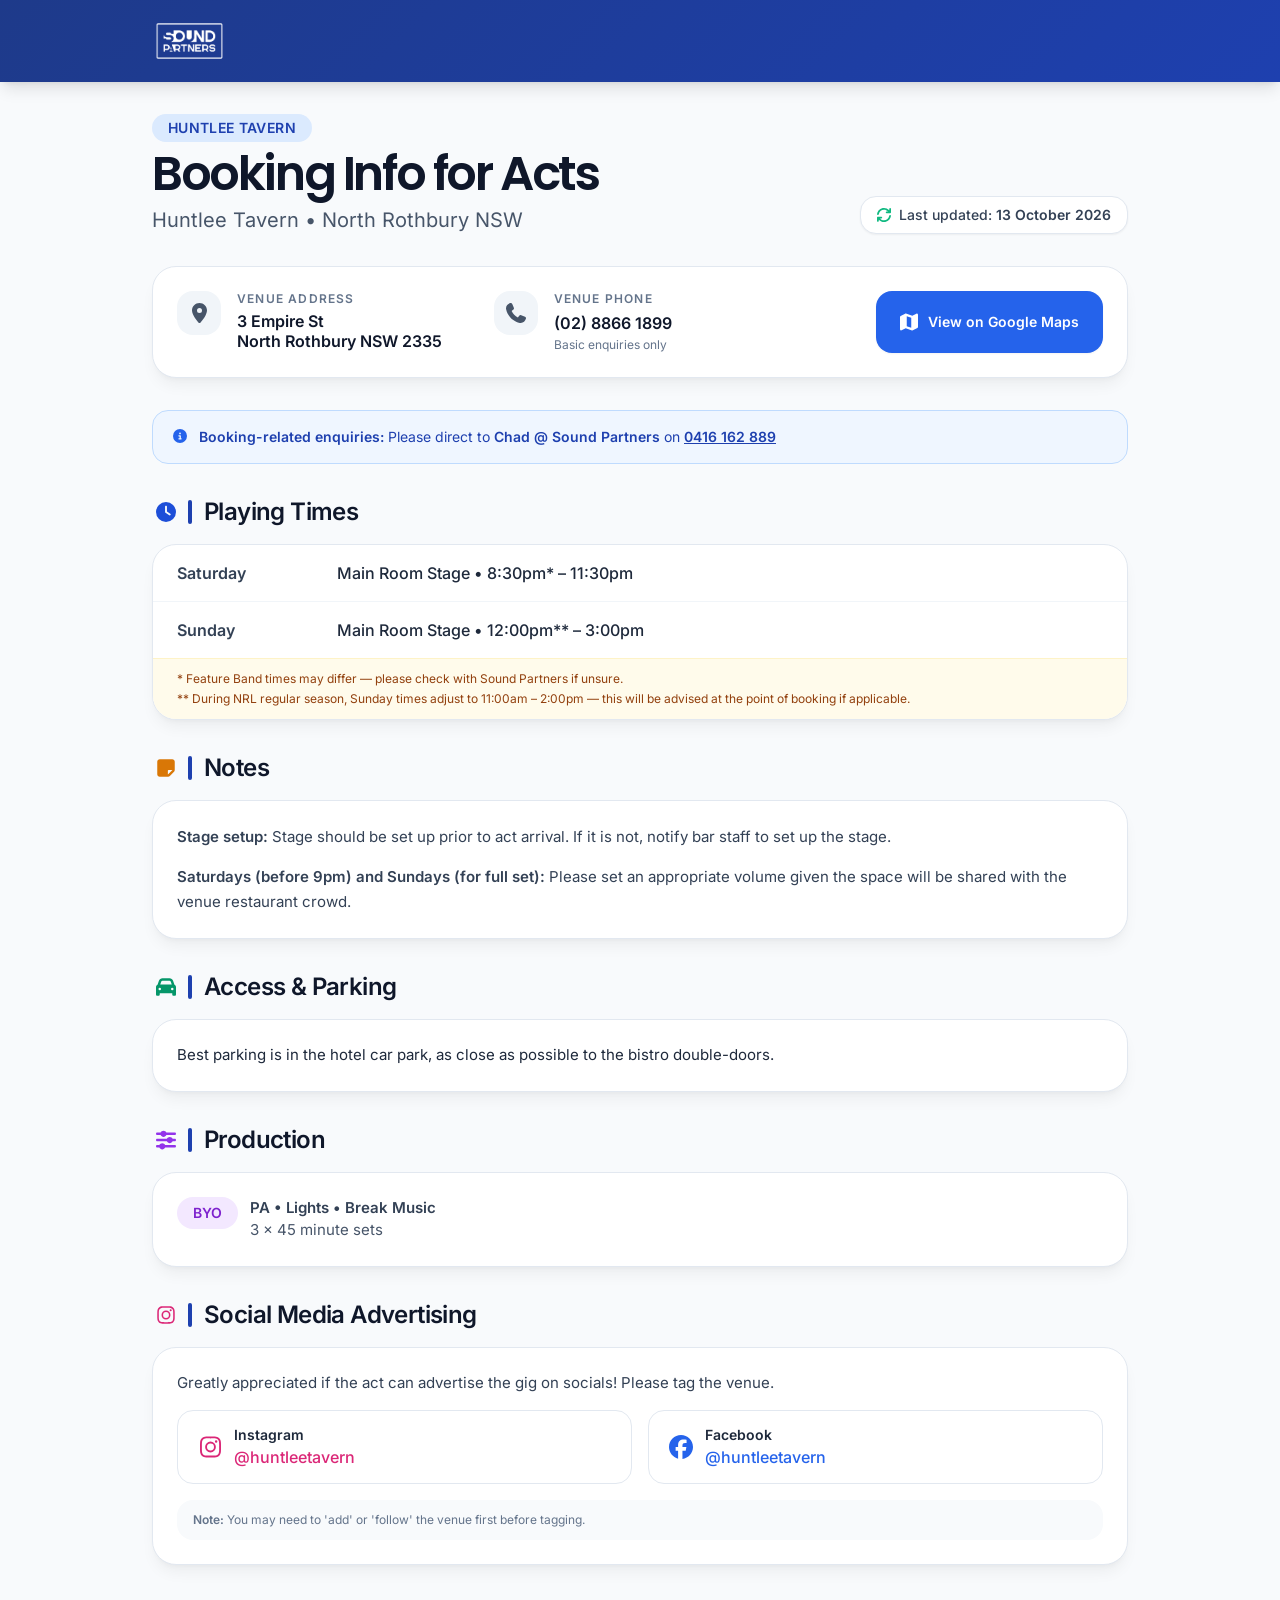
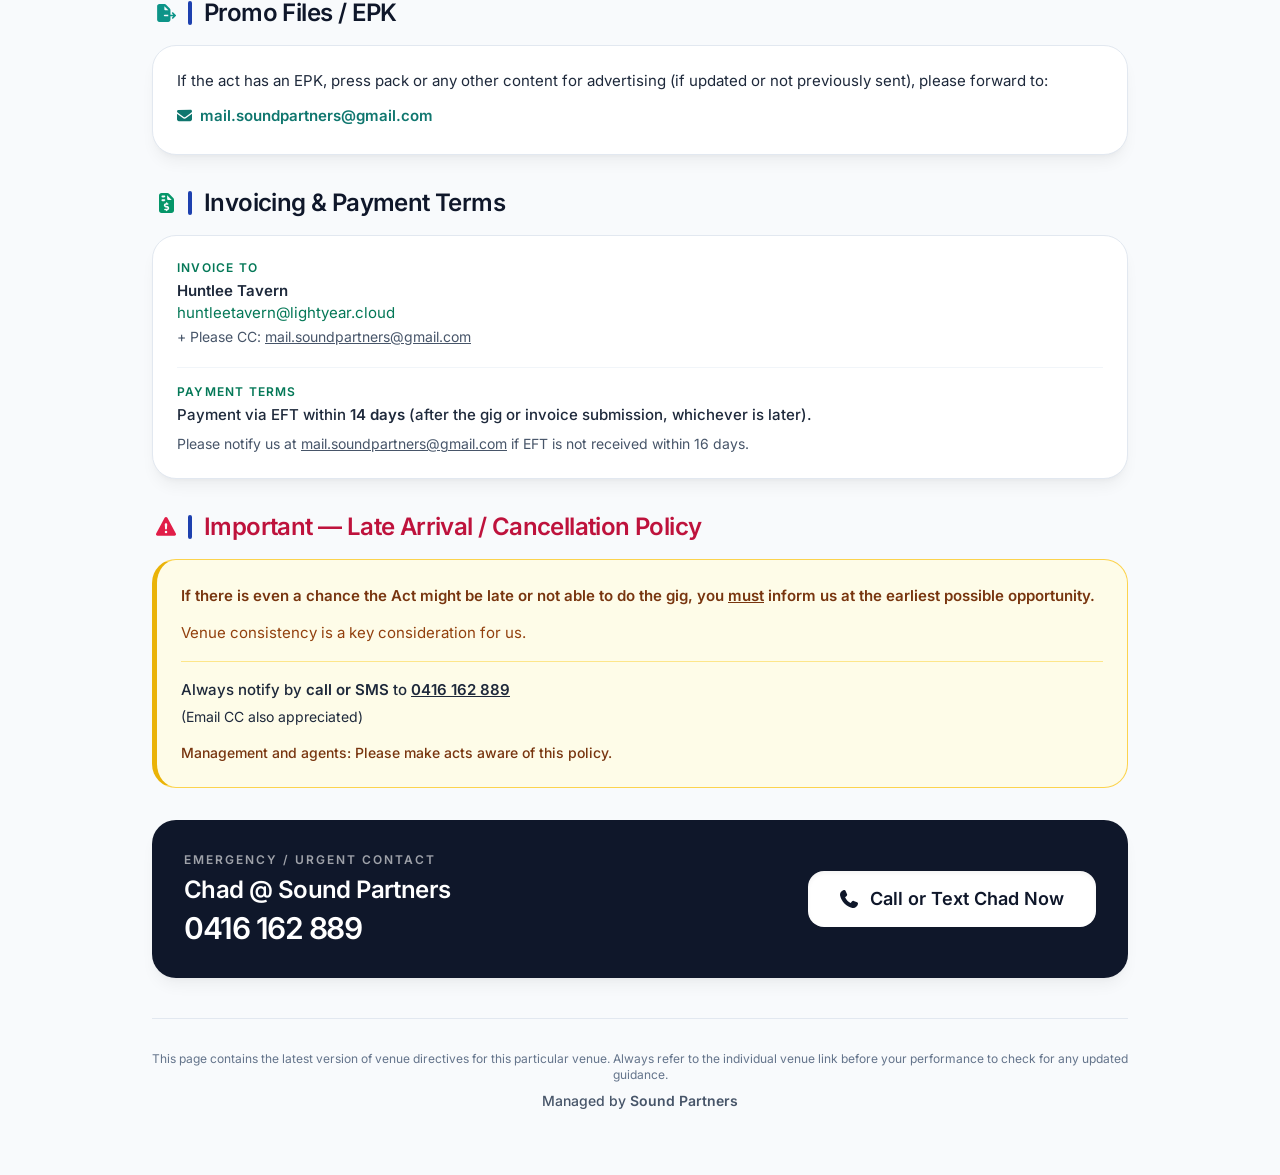
<file: huntlee-tavern.html>
<!DOCTYPE html>
<html lang="en">
<head>
    <meta charset="UTF-8">
    <meta name="viewport" content="width=device-width, initial-scale=1.0">
    <meta name="robots" content="noindex, nofollow">
    <meta name="googlebot" content="noindex, nofollow">
    <title>Booking Info for Acts: Huntlee Tavern | Sound Partners</title>
    <meta name="description" content="Playing times, production, parking and policies for acts performing at Huntlee Tavern. Managed by Sound Partners.">
    <meta property="og:title" content="Booking Info for Acts: Huntlee Tavern | Sound Partners">
    <meta property="og:description" content="Playing times, production, parking and policies for acts performing at Huntlee Tavern. Managed by Sound Partners.">
    <meta property="og:type" content="website">
    <meta property="og:image" content="SP-Logo-White.png">
    <meta name="twitter:card" content="summary">
    <link rel="icon" type="image/png" href="SP-Logo-Blue-SmashingLogo.png">
    <link rel="stylesheet" href="assets.css">
    <style>
        body { font-family: 'Inter', system-ui, sans-serif; }
        .heading-font { font-family: 'Poppins', 'Inter', system-ui, sans-serif; font-weight: 600; }
        .section-header { position: relative; padding-left: 1rem; }
        .section-header::before { content: ''; position: absolute; left: 0; top: 0.25rem; bottom: 0.25rem; width: 4px; background-color: #1e40af; border-radius: 9999px; }
        .modern-shadow { box-shadow: 0 10px 15px -3px rgb(0 0 0 / 0.05), 0 4px 6px -4px rgb(0 0 0 / 0.05); }
        .navy-header { background: linear-gradient(135deg, #1e3a8a 0%, #1e40af 100%); }
        .venue-badge { background-color: #dbeafe; color: #1e40af; font-weight: 600; letter-spacing: 0.025em; }
        .detail-row:hover { background-color: #f8fafc; }
        .warning-box { background-color: #fefce8; border-left: 5px solid #eab308; }
    </style>
</head>
<body class="bg-slate-50 text-slate-800">
    <header class="navy-header text-white shadow-lg">
        <div class="max-w-5xl mx-auto px-6 py-5 flex items-center justify-between">
            <div>
                <img src="SP-Logo-White.png" alt="Sound Partners" class="h-9 md:h-[42px] w-auto">
            </div>
        </div>
    </header>

    <div class="max-w-5xl mx-auto px-6 pt-8 pb-16">
        
        <div class="flex flex-col md:flex-row md:items-end md:justify-between gap-y-3 mb-8">
            <div>
                <div class="flex items-center gap-x-3 mb-2">
                    <span class="venue-badge px-4 py-1 rounded-full text-sm tracking-wider">HUNTLEE TAVERN</span>
                </div>
                <h1 class="text-4xl md:text-5xl font-semibold tracking-tighter heading-font text-slate-900">Booking Info for Acts</h1>
                <p class="mt-2 text-xl text-slate-600">Huntlee Tavern • North Rothbury NSW</p>
            </div>
            <div class="inline-flex items-center gap-x-2 px-4 py-2 bg-white rounded-2xl shadow-sm border border-slate-200 text-sm">
                <i class="fa-solid fa-sync text-emerald-500"></i>
                <span class="font-medium text-slate-700">Last updated: <span class="font-semibold">13 October 2026</span></span>
            </div>
        </div>

        <div class="bg-white rounded-3xl modern-shadow border border-slate-200 p-6 mb-8">
            <div class="grid grid-cols-1 md:grid-cols-3 gap-6">
                <div class="flex gap-x-4">
                    <div class="flex-shrink-0 w-11 h-11 bg-slate-100 rounded-2xl flex items-center justify-center">
                        <i class="fa-solid fa-map-marker-alt text-slate-600 text-xl"></i>
                    </div>
                    <div class="min-w-0">
                        <div class="text-xs uppercase tracking-widest font-semibold text-slate-500 mb-1">VENUE ADDRESS</div>
                        <div class="font-semibold text-slate-900 leading-tight">3 Empire St<br>North Rothbury NSW 2335</div>
                    </div>
                </div>
                <div class="flex gap-x-4">
                    <div class="flex-shrink-0 w-11 h-11 bg-slate-100 rounded-2xl flex items-center justify-center">
                        <i class="fa-solid fa-phone text-slate-600 text-xl"></i>
                    </div>
                    <div class="min-w-0">
                        <div class="text-xs uppercase tracking-widest font-semibold text-slate-500 mb-1">VENUE PHONE</div>
                        <a href="tel:+61288661899" class="font-semibold text-slate-900 hover:text-blue-700 transition-colors">(02) 8866 1899</a>
                        <div class="text-xs text-slate-500 mt-0.5">Basic enquiries only</div>
                    </div>
                </div>
                <div class="flex gap-x-4 md:justify-end">
                    <a href="https://maps.app.goo.gl/1CWatoB9tN4kruSX9" target="_blank" class="inline-flex items-center justify-center gap-x-2.5 px-6 py-3 bg-blue-600 hover:bg-blue-700 active:bg-blue-800 transition-all text-white font-semibold rounded-2xl shadow-sm text-sm w-full md:w-auto">
                        <i class="fa-solid fa-map text-lg"></i>
                        <span>View on Google Maps</span>
                    </a>
                </div>
            </div>
        </div>

        <div class="mb-8 px-5 py-4 bg-blue-50 border border-blue-200 rounded-2xl flex gap-x-3 text-sm">
            <i class="fa-solid fa-info-circle text-blue-600 mt-0.5 flex-shrink-0"></i>
            <p class="text-blue-800"><span class="font-semibold">Booking-related enquiries:</span> Please direct to <strong>Chad @ Sound Partners</strong> on <a href="tel:0416162889" class="font-semibold underline">0416 162 889</a></p>
        </div>

        <!-- Playing Times -->
        <div class="mb-8">
            <div class="flex items-center gap-x-3 mb-4 px-1">
                <i class="fa-solid fa-clock text-blue-700 text-xl"></i>
                <h2 class="section-header text-2xl font-semibold tracking-tight text-slate-900">Playing Times</h2>
            </div>
            <div class="bg-white border border-slate-200 rounded-3xl modern-shadow overflow-hidden">
                <div class="divide-y divide-slate-100">
                    <div class="px-6 py-4 flex flex-col sm:flex-row sm:items-center gap-y-1 detail-row">
                        <div class="w-40 flex-shrink-0"><span class="font-semibold text-slate-700">Saturday</span></div>
                        <div class="flex-1"><span class="font-medium">Main Room Stage • 8:30pm* – 11:30pm</span></div>
                    </div>
                    <div class="px-6 py-4 flex flex-col sm:flex-row sm:items-center gap-y-1 detail-row">
                        <div class="w-40 flex-shrink-0"><span class="font-semibold text-slate-700">Sunday</span></div>
                        <div class="flex-1"><span class="font-medium">Main Room Stage • 12:00pm** – 3:00pm</span></div>
                    </div>
                </div>
                <div class="px-6 py-3 bg-amber-50 text-xs text-amber-800 border-t border-amber-100">
                    <div>* Feature Band times may differ — please check with Sound Partners if unsure.</div>
                    <div class="mt-1">** During NRL regular season, Sunday times adjust to 11:00am – 2:00pm — this will be advised at the point of booking if applicable.</div>
                </div>
            </div>
        </div>

        <!-- Notes -->
        <div class="mb-8">
            <div class="flex items-center gap-x-3 mb-4 px-1">
                <i class="fa-solid fa-sticky-note text-amber-600 text-xl"></i>
                <h2 class="section-header text-2xl font-semibold tracking-tight text-slate-900">Notes</h2>
            </div>
            <div class="bg-white border border-slate-200 rounded-3xl p-6 modern-shadow text-[15px] leading-relaxed text-slate-700 space-y-4">
                <div>
                    <span class="font-semibold">Stage setup:</span> Stage should be set up prior to act arrival. If it is not, notify bar staff to set up the stage.
                </div>
                <div>
                    <span class="font-semibold">Saturdays (before 9pm) and Sundays (for full set):</span> Please set an appropriate volume given the space will be shared with the venue restaurant crowd.
                </div>
            </div>
        </div>

        <!-- Access -->
        <div class="mb-8">
            <div class="flex items-center gap-x-3 mb-4 px-1">
                <i class="fa-solid fa-car text-emerald-600 text-xl"></i>
                <h2 class="section-header text-2xl font-semibold tracking-tight text-slate-900">Access &amp; Parking</h2>
            </div>
            <div class="bg-white border border-slate-200 rounded-3xl p-6 modern-shadow text-[15px]">
                Best parking is in the hotel car park, as close as possible to the bistro double-doors.
            </div>
        </div>

        <!-- Production -->
        <div class="mb-8">
            <div class="flex items-center gap-x-3 mb-4 px-1">
                <i class="fa-solid fa-sliders-h text-purple-600 text-xl"></i>
                <h2 class="section-header text-2xl font-semibold tracking-tight text-slate-900">Production</h2>
            </div>
            <div class="bg-white border border-slate-200 rounded-3xl p-6 modern-shadow">
                <div class="flex items-start gap-x-3">
                    <div class="px-4 py-1.5 bg-purple-100 text-purple-700 rounded-2xl text-sm font-semibold flex-shrink-0">BYO</div>
                    <div class="text-[15px] text-slate-700"><span class="font-semibold">PA • Lights • Break Music</span><br><span class="text-slate-600">3 × 45 minute sets</span></div>
                </div>
            </div>
        </div>

        <!-- Social -->
        <div class="mb-8">
            <div class="flex items-center gap-x-3 mb-4 px-1">
                <i class="fa-brands fa-instagram text-pink-600 text-xl"></i>
                <h2 class="section-header text-2xl font-semibold tracking-tight text-slate-900">Social Media Advertising</h2>
            </div>
            <div class="bg-white border border-slate-200 rounded-3xl p-6 modern-shadow">
                <p class="text-[15px] text-slate-700 mb-4">Greatly appreciated if the act can advertise the gig on socials! Please tag the venue.</p>
                <div class="grid grid-cols-1 sm:grid-cols-2 gap-4">
                    <a href="https://instagram.com/huntleetavern" target="_blank" class="flex items-center gap-x-3 px-5 py-3.5 bg-white border border-slate-200 hover:border-pink-200 rounded-2xl transition-all group">
                        <i class="fa-brands fa-instagram text-pink-600 text-2xl group-hover:scale-110 transition-transform"></i>
                        <div><div class="font-semibold text-sm">Instagram</div><div class="text-pink-600 font-medium">@huntleetavern</div></div>
                    </a>
                    <a href="https://facebook.com/huntleetavern" target="_blank" class="flex items-center gap-x-3 px-5 py-3.5 bg-white border border-slate-200 hover:border-blue-200 rounded-2xl transition-all group">
                        <i class="fa-brands fa-facebook text-blue-600 text-2xl group-hover:scale-110 transition-transform"></i>
                        <div><div class="font-semibold text-sm">Facebook</div><div class="text-blue-600 font-medium">@huntleetavern</div></div>
                    </a>
                </div>
                <div class="mt-4 text-xs text-slate-500 bg-slate-50 px-4 py-3 rounded-2xl"><strong>Note:</strong> You may need to 'add' or 'follow' the venue first before tagging.</div>
            </div>
        </div>

        <!-- Promo -->
        <div class="mb-8">
            <div class="flex items-center gap-x-3 mb-4 px-1">
                <i class="fa-solid fa-file-export text-teal-600 text-xl"></i>
                <h2 class="section-header text-2xl font-semibold tracking-tight text-slate-900">Promo Files / EPK</h2>
            </div>
            <div class="bg-white border border-slate-200 rounded-3xl p-6 modern-shadow text-[15px]">
                <p>If the act has an EPK, press pack or any other content for advertising (if updated or not previously sent), please forward to:</p>
                <a href="mailto:mail.soundpartners@gmail.com" class="mt-3 inline-flex items-center gap-x-2 font-semibold text-teal-700 hover:text-teal-800"><i class="fa-solid fa-envelope"></i> <span>mail.soundpartners@gmail.com</span></a>
            </div>
        </div>

        <!-- Invoicing (Different for Huntlee) -->
        <div class="mb-8">
            <div class="flex items-center gap-x-3 mb-4 px-1">
                <i class="fa-solid fa-file-invoice-dollar text-emerald-600 text-xl"></i>
                <h2 class="section-header text-2xl font-semibold tracking-tight text-slate-900">Invoicing &amp; Payment Terms</h2>
            </div>
            <div class="bg-white border border-slate-200 rounded-3xl p-6 modern-shadow space-y-5 text-[15px]">
                <div>
                    <div class="uppercase text-xs tracking-widest font-bold text-emerald-700 mb-1">INVOICE TO</div>
                    <div class="font-semibold">Huntlee Tavern</div>
                    <div><a href="mailto:huntleetavern@lightyear.cloud" class="text-emerald-700 hover:underline">huntleetavern@lightyear.cloud</a></div>
                    <div class="text-sm text-slate-600 mt-0.5">+ Please CC: <a href="mailto:mail.soundpartners@gmail.com" class="underline">mail.soundpartners@gmail.com</a></div>
                </div>
                <div class="pt-4 border-t border-slate-100">
                    <div class="uppercase text-xs tracking-widest font-bold text-emerald-700 mb-1">PAYMENT TERMS</div>
                    <p class="font-medium">Payment via EFT within <span class="font-semibold">14 days</span> (after the gig or invoice submission, whichever is later).</p>
                    <p class="mt-2 text-sm text-slate-600">Please notify us at <a href="mailto:mail.soundpartners@gmail.com" class="underline">mail.soundpartners@gmail.com</a> if EFT is not received within 16 days.</p>
                </div>
            </div>
        </div>

        <!-- Critical Warning -->
        <div class="mb-8">
            <div class="flex items-center gap-x-3 mb-4 px-1">
                <i class="fa-solid fa-exclamation-triangle text-rose-600 text-xl"></i>
                <h2 class="section-header text-2xl font-semibold tracking-tight text-rose-700">Important — Late Arrival / Cancellation Policy</h2>
            </div>
            <div class="warning-box border border-amber-300 rounded-3xl p-6 text-[15px] leading-relaxed">
                <p class="font-semibold text-amber-900 mb-3">If there is even a chance the Act might be late or not able to do the gig, you <span class="underline">must</span> inform us at the earliest possible opportunity.</p>
                <p class="text-amber-800">Venue consistency is a key consideration for us.</p>
                <div class="mt-4 pt-4 border-t border-amber-200">
                    <p class="font-medium">Always notify by <strong>call or SMS</strong> to <a href="tel:0416162889" class="font-bold underline">0416 162 889</a></p>
                    <p class="text-sm mt-1">(Email CC also appreciated)</p>
                </div>
                <p class="mt-4 text-sm font-medium text-amber-900">Management and agents: Please make acts aware of this policy.</p>
            </div>
        </div>

        <!-- Emergency -->
        <div class="bg-slate-900 text-white rounded-3xl p-7 md:p-8 modern-shadow">
            <div class="flex flex-col md:flex-row md:items-center gap-y-4 md:justify-between">
                <div>
                    <div class="uppercase tracking-[2px] text-xs font-bold text-white/60 mb-1.5">EMERGENCY / URGENT CONTACT</div>
                    <div class="text-2xl font-semibold tracking-tight">Chad @ Sound Partners</div>
                    <div class="text-3xl font-bold text-white mt-1 tracking-tighter"><a href="tel:0416162889" class="text-white hover:underline">0416 162 889</a></div>
                </div>
                <div>
                    <a href="tel:0416162889" class="inline-flex items-center justify-center gap-x-3 bg-white text-slate-900 hover:bg-amber-100 active:bg-amber-200 transition-colors font-bold text-lg px-8 h-14 rounded-2xl shadow-inner w-full md:w-auto">
                        <i class="fa-solid fa-phone"></i> <span>Call or Text Chad Now</span>
                    </a>
                </div>
            </div>
        </div>

        <div class="mt-10 pt-8 border-t border-slate-200 text-center">
            <p class="text-xs text-slate-500">This page contains the latest version of venue directives for this particular venue. Always refer to the individual venue link before your performance to check for any updated guidance.</p>
            <p class="mt-2 text-sm font-medium text-slate-600">Managed by <span class="font-semibold">Sound Partners</span></p>
        </div>
    </div>
</body>
</html>
</file>
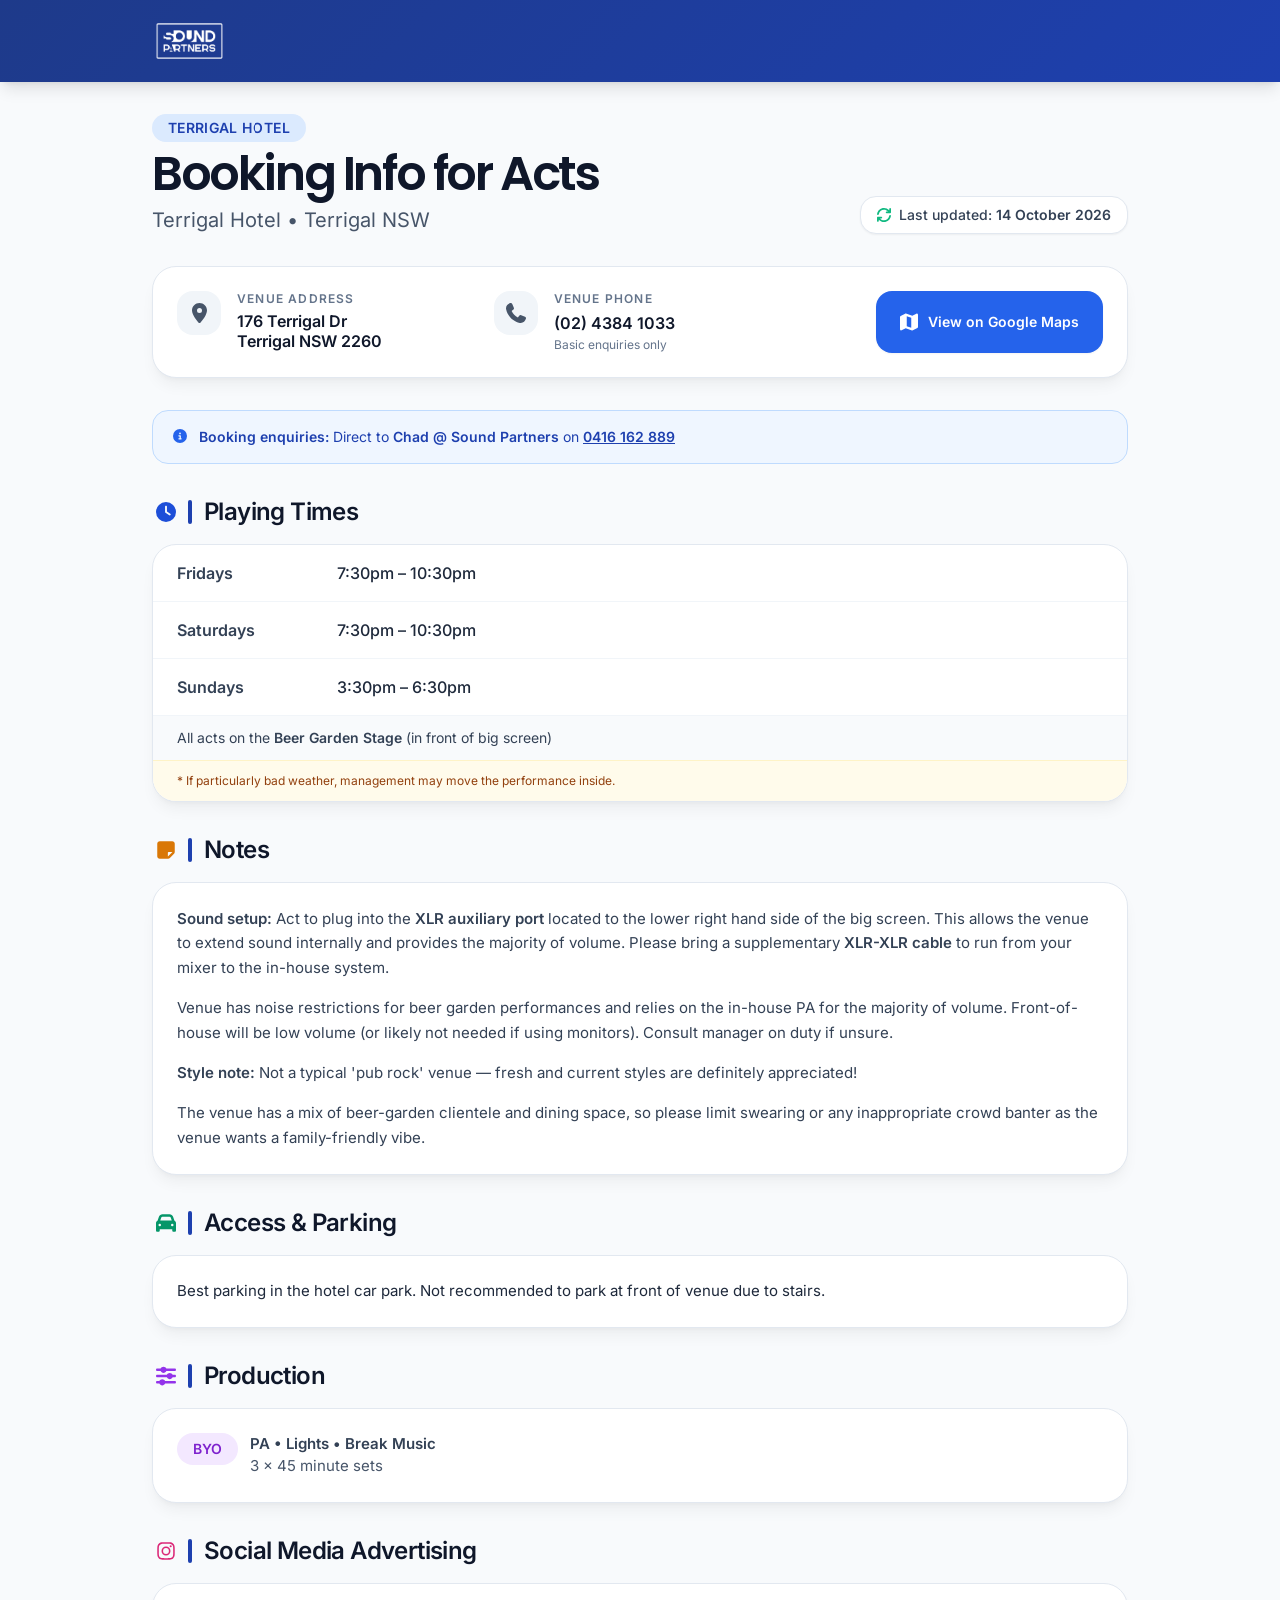
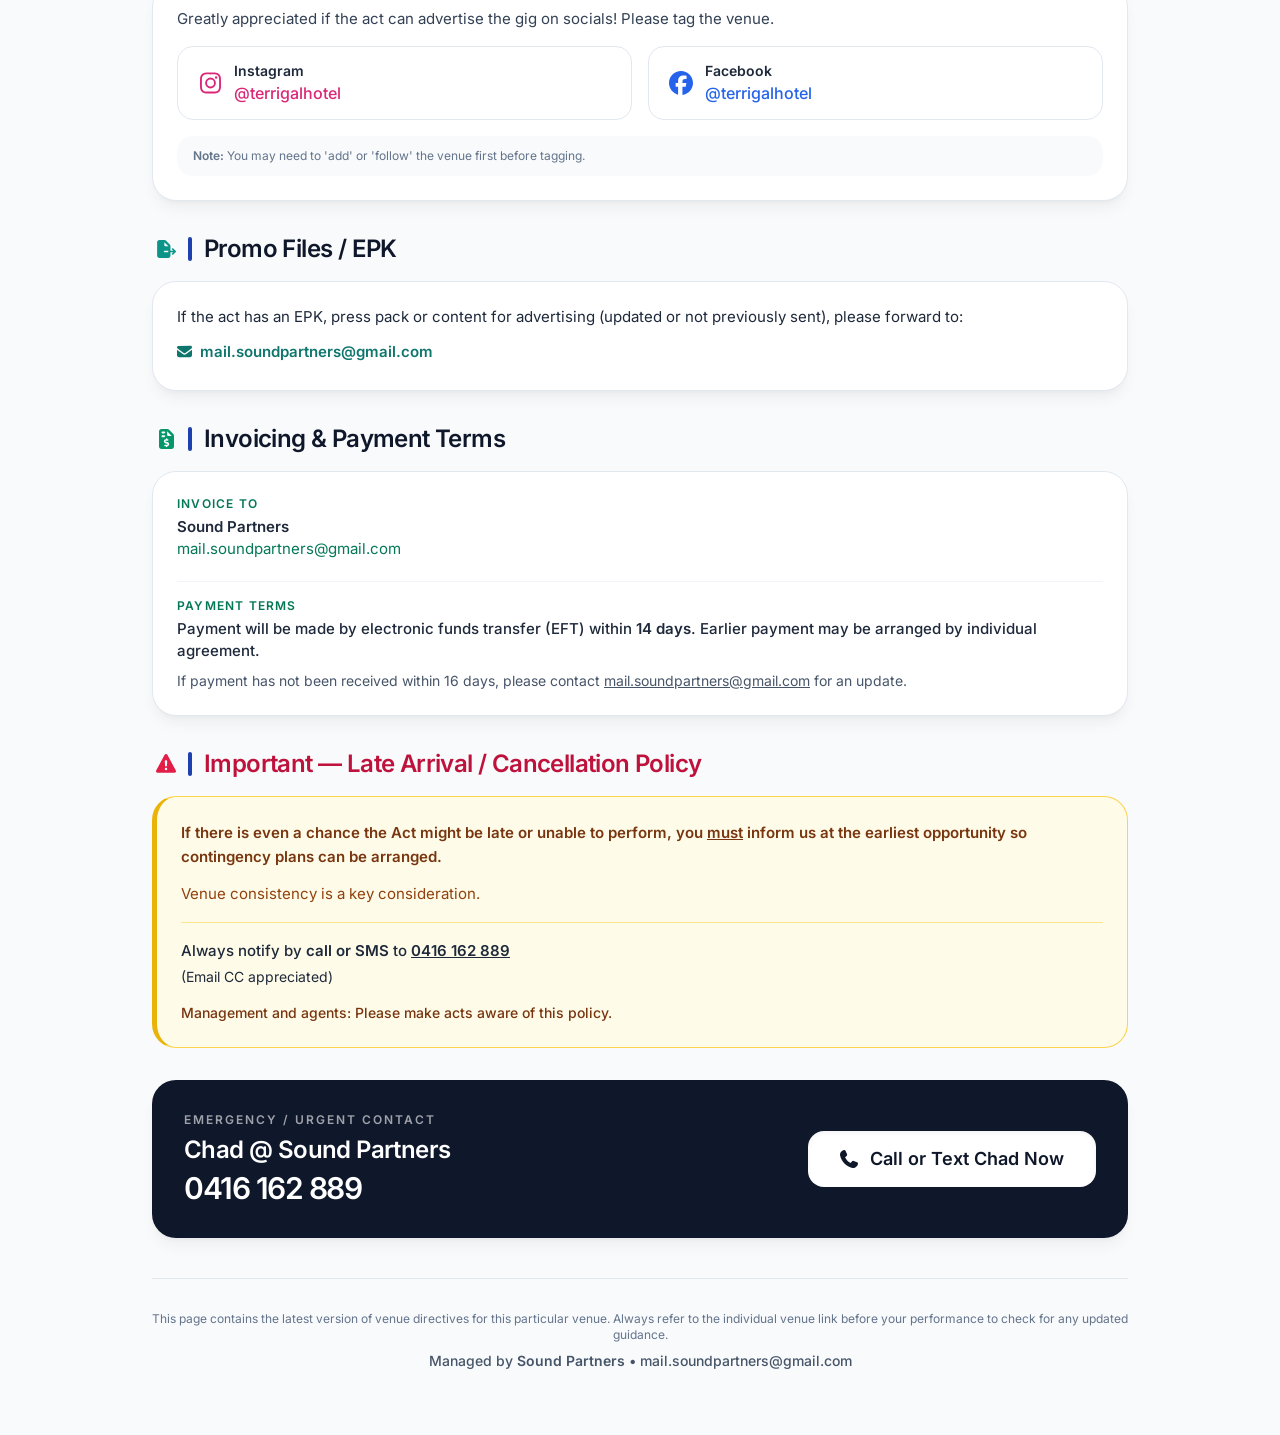
<file: terrigal-hotel.html>
<!DOCTYPE html>
<html lang="en">
<head>
    <meta charset="UTF-8">
    <meta name="viewport" content="width=device-width, initial-scale=1.0">
    <meta name="robots" content="noindex, nofollow">
    <meta name="googlebot" content="noindex, nofollow">
    <title>Booking Info for Acts: Terrigal Hotel | Sound Partners</title>
    <meta name="description" content="Playing times, production, parking and policies for acts performing at Terrigal Hotel. Managed by Sound Partners.">
    <meta property="og:title" content="Booking Info for Acts: Terrigal Hotel | Sound Partners">
    <meta property="og:description" content="Playing times, production, parking and policies for acts performing at Terrigal Hotel. Managed by Sound Partners.">
    <meta property="og:type" content="website">
    <meta property="og:image" content="SP-Logo-White.png">
    <meta name="twitter:card" content="summary">
    <link rel="icon" type="image/png" href="SP-Logo-Blue-SmashingLogo.png">
    <link rel="stylesheet" href="assets.css">
    <style>
        body { font-family: 'Inter', system-ui, sans-serif; }
        .heading-font { font-family: 'Poppins', 'Inter', system-ui, sans-serif; font-weight: 600; }
        .section-header { position: relative; padding-left: 1rem; }
        .section-header::before { content: ''; position: absolute; left: 0; top: 0.25rem; bottom: 0.25rem; width: 4px; background-color: #1e40af; border-radius: 9999px; }
        .modern-shadow { box-shadow: 0 10px 15px -3px rgb(0 0 0 / 0.05), 0 4px 6px -4px rgb(0 0 0 / 0.05); }
        .navy-header { background: linear-gradient(135deg, #1e3a8a 0%, #1e40af 100%); }
        .venue-badge { background-color: #dbeafe; color: #1e40af; font-weight: 600; letter-spacing: 0.025em; }
        .detail-row:hover { background-color: #f8fafc; }
        .warning-box { background-color: #fefce8; border-left: 5px solid #eab308; }
    </style>
</head>
<body class="bg-slate-50 text-slate-800">
    <header class="navy-header text-white shadow-lg">
        <div class="max-w-5xl mx-auto px-6 py-5 flex items-center justify-between">
            <div>
                <img src="SP-Logo-White.png" alt="Sound Partners" class="h-9 md:h-[42px] w-auto">
            </div>
        </div>
    </header>

    <div class="max-w-5xl mx-auto px-6 pt-8 pb-16">
        
        <div class="flex flex-col md:flex-row md:items-end md:justify-between gap-y-3 mb-8">
            <div>
                <div class="flex items-center gap-x-3 mb-2"><span class="venue-badge px-4 py-1 rounded-full text-sm tracking-wider">TERRIGAL HOTEL</span></div>
                <h1 class="text-4xl md:text-5xl font-semibold tracking-tighter heading-font text-slate-900">Booking Info for Acts</h1>
                <p class="mt-2 text-xl text-slate-600">Terrigal Hotel • Terrigal NSW</p>
            </div>
            <div class="inline-flex items-center gap-x-2 px-4 py-2 bg-white rounded-2xl shadow-sm border border-slate-200 text-sm">
                <i class="fa-solid fa-sync text-emerald-500"></i>
                <span class="font-medium text-slate-700">Last updated: <span class="font-semibold">14 October 2026</span></span>
            </div>
        </div>

        <div class="bg-white rounded-3xl modern-shadow border border-slate-200 p-6 mb-8">
            <div class="grid grid-cols-1 md:grid-cols-3 gap-6">
                <div class="flex gap-x-4">
                    <div class="flex-shrink-0 w-11 h-11 bg-slate-100 rounded-2xl flex items-center justify-center"><i class="fa-solid fa-map-marker-alt text-slate-600 text-xl"></i></div>
                    <div class="min-w-0">
                        <div class="text-xs uppercase tracking-widest font-semibold text-slate-500 mb-1">VENUE ADDRESS</div>
                        <div class="font-semibold text-slate-900 leading-tight">176 Terrigal Dr<br>Terrigal NSW 2260</div>
                    </div>
                </div>
                <div class="flex gap-x-4">
                    <div class="flex-shrink-0 w-11 h-11 bg-slate-100 rounded-2xl flex items-center justify-center"><i class="fa-solid fa-phone text-slate-600 text-xl"></i></div>
                    <div class="min-w-0">
                        <div class="text-xs uppercase tracking-widest font-semibold text-slate-500 mb-1">VENUE PHONE</div>
                        <a href="tel:+61243841033" class="font-semibold text-slate-900 hover:text-blue-700 transition-colors">(02) 4384 1033</a>
                        <div class="text-xs text-slate-500 mt-0.5">Basic enquiries only</div>
                    </div>
                </div>
                <div class="flex gap-x-4 md:justify-end">
                    <a href="https://maps.app.goo.gl/Vfk85qWe5LkA5nF17" target="_blank" class="inline-flex items-center justify-center gap-x-2.5 px-6 py-3 bg-blue-600 hover:bg-blue-700 active:bg-blue-800 transition-all text-white font-semibold rounded-2xl shadow-sm text-sm w-full md:w-auto">
                        <i class="fa-solid fa-map text-lg"></i><span>View on Google Maps</span>
                    </a>
                </div>
            </div>
        </div>

        <div class="mb-8 px-5 py-4 bg-blue-50 border border-blue-200 rounded-2xl flex gap-x-3 text-sm">
            <i class="fa-solid fa-info-circle text-blue-600 mt-0.5 flex-shrink-0"></i>
            <p class="text-blue-800"><span class="font-semibold">Booking enquiries:</span> Direct to <strong>Chad @ Sound Partners</strong> on <a href="tel:0416162889" class="font-semibold underline">0416 162 889</a></p>
        </div>

        <!-- Playing Times -->
        <div class="mb-8">
            <div class="flex items-center gap-x-3 mb-4 px-1"><i class="fa-solid fa-clock text-blue-700 text-xl"></i><h2 class="section-header text-2xl font-semibold tracking-tight text-slate-900">Playing Times</h2></div>
            <div class="bg-white border border-slate-200 rounded-3xl modern-shadow overflow-hidden">
                <div class="divide-y divide-slate-100">
                    <div class="px-6 py-4 flex flex-col sm:flex-row sm:items-center gap-y-1 detail-row">
                        <div class="w-40 flex-shrink-0"><span class="font-semibold text-slate-700">Fridays</span></div>
                        <div class="flex-1"><span class="font-medium">7:30pm – 10:30pm</span></div>
                    </div>
                    <div class="px-6 py-4 flex flex-col sm:flex-row sm:items-center gap-y-1 detail-row">
                        <div class="w-40 flex-shrink-0"><span class="font-semibold text-slate-700">Saturdays</span></div>
                        <div class="flex-1"><span class="font-medium">7:30pm – 10:30pm</span></div>
                    </div>
                    <div class="px-6 py-4 flex flex-col sm:flex-row sm:items-center gap-y-1 detail-row">
                        <div class="w-40 flex-shrink-0"><span class="font-semibold text-slate-700">Sundays</span></div>
                        <div class="flex-1"><span class="font-medium">3:30pm – 6:30pm</span></div>
                    </div>
                </div>
                <div class="px-6 py-3 bg-slate-50 text-sm text-slate-700 border-t border-slate-100">All acts on the <span class="font-semibold">Beer Garden Stage</span> (in front of big screen)</div>
                <div class="px-6 py-3 bg-amber-50 text-xs text-amber-800 border-t border-amber-100">* If particularly bad weather, management may move the performance inside.</div>
            </div>
        </div>

        <!-- Notes -->
        <div class="mb-8">
            <div class="flex items-center gap-x-3 mb-4 px-1"><i class="fa-solid fa-sticky-note text-amber-600 text-xl"></i><h2 class="section-header text-2xl font-semibold tracking-tight text-slate-900">Notes</h2></div>
            <div class="bg-white border border-slate-200 rounded-3xl p-6 modern-shadow text-[15px] leading-relaxed text-slate-700 space-y-4">
                <div>
                    <span class="font-semibold">Sound setup:</span> Act to plug into the <strong>XLR auxiliary port</strong> located to the lower right hand side of the big screen. This allows the venue to extend sound internally and provides the majority of volume. Please bring a supplementary <strong>XLR-XLR cable</strong> to run from your mixer to the in-house system.
                </div>
                <div>
                    Venue has noise restrictions for beer garden performances and relies on the in-house PA for the majority of volume. Front-of-house will be low volume (or likely not needed if using monitors). Consult manager on duty if unsure.
                </div>
                <div>
                    <span class="font-semibold">Style note:</span> Not a typical 'pub rock' venue — fresh and current styles are definitely appreciated!
                </div>
                <div>
                    The venue has a mix of beer-garden clientele and dining space, so please limit swearing or any inappropriate crowd banter as the venue wants a family-friendly vibe.
                </div>
            </div>
        </div>

        <!-- Access -->
        <div class="mb-8">
            <div class="flex items-center gap-x-3 mb-4 px-1"><i class="fa-solid fa-car text-emerald-600 text-xl"></i><h2 class="section-header text-2xl font-semibold tracking-tight text-slate-900">Access &amp; Parking</h2></div>
            <div class="bg-white border border-slate-200 rounded-3xl p-6 modern-shadow text-[15px]">
                Best parking in the hotel car park. Not recommended to park at front of venue due to stairs.
            </div>
        </div>

        <!-- Production -->
        <div class="mb-8">
            <div class="flex items-center gap-x-3 mb-4 px-1"><i class="fa-solid fa-sliders-h text-purple-600 text-xl"></i><h2 class="section-header text-2xl font-semibold tracking-tight text-slate-900">Production</h2></div>
            <div class="bg-white border border-slate-200 rounded-3xl p-6 modern-shadow">
                <div class="flex items-start gap-x-3"><div class="px-4 py-1.5 bg-purple-100 text-purple-700 rounded-2xl text-sm font-semibold flex-shrink-0">BYO</div><div class="text-[15px] text-slate-700"><span class="font-semibold">PA • Lights • Break Music</span><br><span class="text-slate-600">3 × 45 minute sets</span></div></div>
            </div>
        </div>

        <!-- Social -->
        <div class="mb-8">
            <div class="flex items-center gap-x-3 mb-4 px-1"><i class="fa-brands fa-instagram text-pink-600 text-xl"></i><h2 class="section-header text-2xl font-semibold tracking-tight text-slate-900">Social Media Advertising</h2></div>
            <div class="bg-white border border-slate-200 rounded-3xl p-6 modern-shadow">
                <p class="text-[15px] text-slate-700 mb-4">Greatly appreciated if the act can advertise the gig on socials! Please tag the venue.</p>
                <div class="grid grid-cols-1 sm:grid-cols-2 gap-4">
                    <a href="https://instagram.com/terrigalhotel" target="_blank" class="flex items-center gap-x-3 px-5 py-3.5 bg-white border border-slate-200 hover:border-pink-200 rounded-2xl transition-all group">
                        <i class="fa-brands fa-instagram text-pink-600 text-2xl group-hover:scale-110 transition-transform"></i><div><div class="font-semibold text-sm">Instagram</div><div class="text-pink-600 font-medium">@terrigalhotel</div></div>
                    </a>
                    <a href="https://facebook.com/TerrigalHotel" target="_blank" class="flex items-center gap-x-3 px-5 py-3.5 bg-white border border-slate-200 hover:border-blue-200 rounded-2xl transition-all group">
                        <i class="fa-brands fa-facebook text-blue-600 text-2xl group-hover:scale-110 transition-transform"></i><div><div class="font-semibold text-sm">Facebook</div><div class="text-blue-600 font-medium">@terrigalhotel</div></div>
                    </a>
                </div>
                <div class="mt-4 text-xs text-slate-500 bg-slate-50 px-4 py-3 rounded-2xl"><strong>Note:</strong> You may need to 'add' or 'follow' the venue first before tagging.</div>
            </div>
        </div>

        <!-- Promo -->
        <div class="mb-8">
            <div class="flex items-center gap-x-3 mb-4 px-1"><i class="fa-solid fa-file-export text-teal-600 text-xl"></i><h2 class="section-header text-2xl font-semibold tracking-tight text-slate-900">Promo Files / EPK</h2></div>
            <div class="bg-white border border-slate-200 rounded-3xl p-6 modern-shadow text-[15px]">
                <p>If the act has an EPK, press pack or content for advertising (updated or not previously sent), please forward to:</p>
                <a href="mailto:mail.soundpartners@gmail.com" class="mt-3 inline-flex items-center gap-x-2 font-semibold text-teal-700"><i class="fa-solid fa-envelope"></i> <span>mail.soundpartners@gmail.com</span></a>
            </div>
        </div>

        <!-- Invoicing -->
        <div class="mb-8">
            <div class="flex items-center gap-x-3 mb-4 px-1"><i class="fa-solid fa-file-invoice-dollar text-emerald-600 text-xl"></i><h2 class="section-header text-2xl font-semibold tracking-tight text-slate-900">Invoicing &amp; Payment Terms</h2></div>
            <div class="bg-white border border-slate-200 rounded-3xl p-6 modern-shadow space-y-5 text-[15px]">
                <div>
                    <div class="uppercase text-xs tracking-widest font-bold text-emerald-700 mb-1">INVOICE TO</div>
                    <div class="font-semibold">Sound Partners</div>
                    <a href="mailto:mail.soundpartners@gmail.com" class="text-emerald-700 hover:underline">mail.soundpartners@gmail.com</a>
                </div>
                <div class="pt-4 border-t border-slate-100">
                    <div class="uppercase text-xs tracking-widest font-bold text-emerald-700 mb-1">PAYMENT TERMS</div>
                    <p class="font-medium">Payment will be made by electronic funds transfer (EFT) within <span class="font-semibold">14 days</span>. Earlier payment may be arranged by individual agreement.</p>
                    <p class="mt-2 text-sm text-slate-600">If payment has not been received within 16 days, please contact <a href="mailto:mail.soundpartners@gmail.com" class="underline">mail.soundpartners@gmail.com</a> for an update.</p>
                </div>
            </div>
        </div>

        <!-- Critical -->
        <div class="mb-8">
            <div class="flex items-center gap-x-3 mb-4 px-1"><i class="fa-solid fa-exclamation-triangle text-rose-600 text-xl"></i><h2 class="section-header text-2xl font-semibold tracking-tight text-rose-700">Important — Late Arrival / Cancellation Policy</h2></div>
            <div class="warning-box border border-amber-300 rounded-3xl p-6 text-[15px] leading-relaxed">
                <p class="font-semibold text-amber-900 mb-3">If there is even a chance the Act might be late or unable to perform, you <span class="underline">must</span> inform us at the earliest opportunity so contingency plans can be arranged.</p>
                <p class="text-amber-800">Venue consistency is a key consideration.</p>
                <div class="mt-4 pt-4 border-t border-amber-200">
                    <p class="font-medium">Always notify by <strong>call or SMS</strong> to <a href="tel:0416162889" class="font-bold underline">0416 162 889</a></p>
                    <p class="text-sm mt-1">(Email CC appreciated)</p>
                </div>
                <p class="mt-4 text-sm font-medium text-amber-900">Management and agents: Please make acts aware of this policy.</p>
            </div>
        </div>

        <!-- Emergency -->
        <div class="bg-slate-900 text-white rounded-3xl p-7 md:p-8 modern-shadow">
            <div class="flex flex-col md:flex-row md:items-center gap-y-4 md:justify-between">
                <div>
                    <div class="uppercase tracking-[2px] text-xs font-bold text-white/60 mb-1.5">EMERGENCY / URGENT CONTACT</div>
                    <div class="text-2xl font-semibold tracking-tight">Chad @ Sound Partners</div>
                    <div class="text-3xl font-bold text-white mt-1 tracking-tighter"><a href="tel:0416162889" class="text-white hover:underline">0416 162 889</a></div>
                </div>
                <div>
                    <a href="tel:0416162889" class="inline-flex items-center justify-center gap-x-3 bg-white text-slate-900 hover:bg-amber-100 active:bg-amber-200 transition-colors font-bold text-lg px-8 h-14 rounded-2xl shadow-inner w-full md:w-auto">
                        <i class="fa-solid fa-phone"></i> <span>Call or Text Chad Now</span>
                    </a>
                </div>
            </div>
        </div>

        <div class="mt-10 pt-8 border-t border-slate-200 text-center">
            <p class="text-xs text-slate-500">This page contains the latest version of venue directives for this particular venue. Always refer to the individual venue link before your performance to check for any updated guidance.</p>
            <p class="mt-2 text-sm font-medium text-slate-600">Managed by <span class="font-semibold">Sound Partners</span> • <a href="mailto:mail.soundpartners@gmail.com" class="hover:underline">mail.soundpartners@gmail.com</a></p>
        </div>
    </div>
</body>
</html>
</file>
<file: assets.css>
*,:after,:before{--tw-border-spacing-x:0;--tw-border-spacing-y:0;--tw-translate-x:0;--tw-translate-y:0;--tw-rotate:0;--tw-skew-x:0;--tw-skew-y:0;--tw-scale-x:1;--tw-scale-y:1;--tw-pan-x: ;--tw-pan-y: ;--tw-pinch-zoom: ;--tw-scroll-snap-strictness:proximity;--tw-gradient-from-position: ;--tw-gradient-via-position: ;--tw-gradient-to-position: ;--tw-ordinal: ;--tw-slashed-zero: ;--tw-numeric-figure: ;--tw-numeric-spacing: ;--tw-numeric-fraction: ;--tw-ring-inset: ;--tw-ring-offset-width:0px;--tw-ring-offset-color:#fff;--tw-ring-color:rgba(59,130,246,.5);--tw-ring-offset-shadow:0 0 #0000;--tw-ring-shadow:0 0 #0000;--tw-shadow:0 0 #0000;--tw-shadow-colored:0 0 #0000;--tw-blur: ;--tw-brightness: ;--tw-contrast: ;--tw-grayscale: ;--tw-hue-rotate: ;--tw-invert: ;--tw-saturate: ;--tw-sepia: ;--tw-drop-shadow: ;--tw-backdrop-blur: ;--tw-backdrop-brightness: ;--tw-backdrop-contrast: ;--tw-backdrop-grayscale: ;--tw-backdrop-hue-rotate: ;--tw-backdrop-invert: ;--tw-backdrop-opacity: ;--tw-backdrop-saturate: ;--tw-backdrop-sepia: ;--tw-contain-size: ;--tw-contain-layout: ;--tw-contain-paint: ;--tw-contain-style: }::backdrop{--tw-border-spacing-x:0;--tw-border-spacing-y:0;--tw-translate-x:0;--tw-translate-y:0;--tw-rotate:0;--tw-skew-x:0;--tw-skew-y:0;--tw-scale-x:1;--tw-scale-y:1;--tw-pan-x: ;--tw-pan-y: ;--tw-pinch-zoom: ;--tw-scroll-snap-strictness:proximity;--tw-gradient-from-position: ;--tw-gradient-via-position: ;--tw-gradient-to-position: ;--tw-ordinal: ;--tw-slashed-zero: ;--tw-numeric-figure: ;--tw-numeric-spacing: ;--tw-numeric-fraction: ;--tw-ring-inset: ;--tw-ring-offset-width:0px;--tw-ring-offset-color:#fff;--tw-ring-color:rgba(59,130,246,.5);--tw-ring-offset-shadow:0 0 #0000;--tw-ring-shadow:0 0 #0000;--tw-shadow:0 0 #0000;--tw-shadow-colored:0 0 #0000;--tw-blur: ;--tw-brightness: ;--tw-contrast: ;--tw-grayscale: ;--tw-hue-rotate: ;--tw-invert: ;--tw-saturate: ;--tw-sepia: ;--tw-drop-shadow: ;--tw-backdrop-blur: ;--tw-backdrop-brightness: ;--tw-backdrop-contrast: ;--tw-backdrop-grayscale: ;--tw-backdrop-hue-rotate: ;--tw-backdrop-invert: ;--tw-backdrop-opacity: ;--tw-backdrop-saturate: ;--tw-backdrop-sepia: ;--tw-contain-size: ;--tw-contain-layout: ;--tw-contain-paint: ;--tw-contain-style: }/*! tailwindcss v3.4.19 | MIT License | https://tailwindcss.com*/*,:after,:before{box-sizing:border-box;border:0 solid #e5e7eb}:after,:before{--tw-content:""}:host,html{line-height:1.5;-webkit-text-size-adjust:100%;-moz-tab-size:4;-o-tab-size:4;tab-size:4;font-family:ui-sans-serif,system-ui,sans-serif,Apple Color Emoji,Segoe UI Emoji,Segoe UI Symbol,Noto Color Emoji;font-feature-settings:normal;font-variation-settings:normal;-webkit-tap-highlight-color:transparent}body{margin:0;line-height:inherit}hr{height:0;color:inherit;border-top-width:1px}abbr:where([title]){-webkit-text-decoration:underline dotted;text-decoration:underline dotted}h1,h2,h3,h4,h5,h6{font-size:inherit;font-weight:inherit}a{color:inherit;text-decoration:inherit}b,strong{font-weight:bolder}code,kbd,pre,samp{font-family:ui-monospace,SFMono-Regular,Menlo,Monaco,Consolas,Liberation Mono,Courier New,monospace;font-feature-settings:normal;font-variation-settings:normal;font-size:1em}small{font-size:80%}sub,sup{font-size:75%;line-height:0;position:relative;vertical-align:baseline}sub{bottom:-.25em}sup{top:-.5em}table{text-indent:0;border-color:inherit;border-collapse:collapse}button,input,optgroup,select,textarea{font-family:inherit;font-feature-settings:inherit;font-variation-settings:inherit;font-size:100%;font-weight:inherit;line-height:inherit;letter-spacing:inherit;color:inherit;margin:0;padding:0}button,select{text-transform:none}button,input:where([type=button]),input:where([type=reset]),input:where([type=submit]){-webkit-appearance:button;background-color:transparent;background-image:none}:-moz-focusring{outline:auto}:-moz-ui-invalid{box-shadow:none}progress{vertical-align:baseline}::-webkit-inner-spin-button,::-webkit-outer-spin-button{height:auto}[type=search]{-webkit-appearance:textfield;outline-offset:-2px}::-webkit-search-decoration{-webkit-appearance:none}::-webkit-file-upload-button{-webkit-appearance:button;font:inherit}summary{display:list-item}blockquote,dd,dl,figure,h1,h2,h3,h4,h5,h6,hr,p,pre{margin:0}fieldset{margin:0}fieldset,legend{padding:0}menu,ol,ul{list-style:none;margin:0;padding:0}dialog{padding:0}textarea{resize:vertical}input::-moz-placeholder,textarea::-moz-placeholder{opacity:1;color:#9ca3af}input::placeholder,textarea::placeholder{opacity:1;color:#9ca3af}[role=button],button{cursor:pointer}:disabled{cursor:default}audio,canvas,embed,iframe,img,object,svg,video{display:block;vertical-align:middle}img,video{max-width:100%;height:auto}[hidden]:where(:not([hidden=until-found])){display:none}.absolute{position:absolute}.relative{position:relative}.mx-auto{margin-left:auto;margin-right:auto}.mb-1{margin-bottom:.25rem}.mb-1\.5{margin-bottom:.375rem}.mb-12{margin-bottom:3rem}.mb-2{margin-bottom:.5rem}.mb-3{margin-bottom:.75rem}.mb-4{margin-bottom:1rem}.mb-5{margin-bottom:1.25rem}.mb-8{margin-bottom:2rem}.mt-0\.5{margin-top:.125rem}.mt-1{margin-top:.25rem}.mt-10{margin-top:2.5rem}.mt-12{margin-top:3rem}.mt-2{margin-top:.5rem}.mt-3{margin-top:.75rem}.mt-4{margin-top:1rem}.mt-6{margin-top:1.5rem}.mt-auto{margin-top:auto}.flex{display:flex}.inline-flex{display:inline-flex}.grid{display:grid}.hidden{display:none}.h-10{height:2.5rem}.h-11{height:2.75rem}.h-14{height:3.5rem}.h-9{height:2.25rem}.w-11{width:2.75rem}.w-40{width:10rem}.w-auto{width:auto}.w-full{width:100%}.min-w-0{min-width:0}.max-w-2xl{max-width:42rem}.max-w-5xl{max-width:64rem}.flex-1{flex:1 1 0%}.flex-shrink-0{flex-shrink:0}.transform{transform:translate(var(--tw-translate-x),var(--tw-translate-y)) rotate(var(--tw-rotate)) skewX(var(--tw-skew-x)) skewY(var(--tw-skew-y)) scaleX(var(--tw-scale-x)) scaleY(var(--tw-scale-y))}.grid-cols-1{grid-template-columns:repeat(1,minmax(0,1fr))}.flex-col{flex-direction:column}.items-start{align-items:flex-start}.items-center{align-items:center}.justify-center{justify-content:center}.justify-between{justify-content:space-between}.gap-4{gap:1rem}.gap-6{gap:1.5rem}.gap-x-2{-moz-column-gap:.5rem;column-gap:.5rem}.gap-x-2\.5{-moz-column-gap:.625rem;column-gap:.625rem}.gap-x-3{-moz-column-gap:.75rem;column-gap:.75rem}.gap-x-4{-moz-column-gap:1rem;column-gap:1rem}.gap-y-1{row-gap:.25rem}.gap-y-3{row-gap:.75rem}.gap-y-4{row-gap:1rem}.space-y-1>:not([hidden])~:not([hidden]){--tw-space-y-reverse:0;margin-top:calc(.25rem*(1 - var(--tw-space-y-reverse)));margin-bottom:calc(.25rem*var(--tw-space-y-reverse))}.space-y-4>:not([hidden])~:not([hidden]){--tw-space-y-reverse:0;margin-top:calc(1rem*(1 - var(--tw-space-y-reverse)));margin-bottom:calc(1rem*var(--tw-space-y-reverse))}.space-y-5>:not([hidden])~:not([hidden]){--tw-space-y-reverse:0;margin-top:calc(1.25rem*(1 - var(--tw-space-y-reverse)));margin-bottom:calc(1.25rem*var(--tw-space-y-reverse))}.divide-y>:not([hidden])~:not([hidden]){--tw-divide-y-reverse:0;border-top-width:calc(1px*(1 - var(--tw-divide-y-reverse)));border-bottom-width:calc(1px*var(--tw-divide-y-reverse))}.divide-slate-100>:not([hidden])~:not([hidden]){--tw-divide-opacity:1;border-color:rgb(241 245 249/var(--tw-divide-opacity,1))}.overflow-hidden{overflow:hidden}.rounded-2xl{border-radius:1rem}.rounded-3xl{border-radius:1.5rem}.rounded-full{border-radius:9999px}.rounded-xl{border-radius:.75rem}.border{border-width:1px}.border-t{border-top-width:1px}.border-amber-100{--tw-border-opacity:1;border-color:rgb(254 243 199/var(--tw-border-opacity,1))}.border-amber-200{--tw-border-opacity:1;border-color:rgb(253 230 138/var(--tw-border-opacity,1))}.border-amber-300{--tw-border-opacity:1;border-color:rgb(252 211 77/var(--tw-border-opacity,1))}.border-blue-200{--tw-border-opacity:1;border-color:rgb(191 219 254/var(--tw-border-opacity,1))}.border-slate-100{--tw-border-opacity:1;border-color:rgb(241 245 249/var(--tw-border-opacity,1))}.border-slate-200{--tw-border-opacity:1;border-color:rgb(226 232 240/var(--tw-border-opacity,1))}.bg-amber-50{--tw-bg-opacity:1;background-color:rgb(255 251 235/var(--tw-bg-opacity,1))}.bg-blue-100{--tw-bg-opacity:1;background-color:rgb(219 234 254/var(--tw-bg-opacity,1))}.bg-blue-50{--tw-bg-opacity:1;background-color:rgb(239 246 255/var(--tw-bg-opacity,1))}.bg-blue-600{--tw-bg-opacity:1;background-color:rgb(37 99 235/var(--tw-bg-opacity,1))}.bg-purple-100{--tw-bg-opacity:1;background-color:rgb(243 232 255/var(--tw-bg-opacity,1))}.bg-slate-100{--tw-bg-opacity:1;background-color:rgb(241 245 249/var(--tw-bg-opacity,1))}.bg-slate-50{--tw-bg-opacity:1;background-color:rgb(248 250 252/var(--tw-bg-opacity,1))}.bg-slate-900{--tw-bg-opacity:1;background-color:rgb(15 23 42/var(--tw-bg-opacity,1))}.bg-white{--tw-bg-opacity:1;background-color:rgb(255 255 255/var(--tw-bg-opacity,1))}.bg-white\/10{background-color:hsla(0,0%,100%,.1)}.p-6{padding:1.5rem}.p-7{padding:1.75rem}.px-1{padding-left:.25rem;padding-right:.25rem}.px-3{padding-left:.75rem;padding-right:.75rem}.px-3\.5{padding-left:.875rem;padding-right:.875rem}.px-4{padding-left:1rem;padding-right:1rem}.px-5{padding-left:1.25rem;padding-right:1.25rem}.px-6{padding-left:1.5rem;padding-right:1.5rem}.px-8{padding-left:2rem;padding-right:2rem}.py-1{padding-top:.25rem;padding-bottom:.25rem}.py-1\.5{padding-top:.375rem;padding-bottom:.375rem}.py-2{padding-top:.5rem;padding-bottom:.5rem}.py-3{padding-top:.75rem;padding-bottom:.75rem}.py-3\.5{padding-top:.875rem;padding-bottom:.875rem}.py-4{padding-top:1rem;padding-bottom:1rem}.py-5{padding-top:1.25rem;padding-bottom:1.25rem}.py-6{padding-top:1.5rem;padding-bottom:1.5rem}.pb-16{padding-bottom:4rem}.pt-10{padding-top:2.5rem}.pt-2{padding-top:.5rem}.pt-4{padding-top:1rem}.pt-8{padding-top:2rem}.text-center{text-align:center}.text-2xl{font-size:1.5rem;line-height:2rem}.text-3xl{font-size:1.875rem;line-height:2.25rem}.text-4xl{font-size:2.25rem;line-height:2.5rem}.text-\[15px\]{font-size:15px}.text-lg{font-size:1.125rem;line-height:1.75rem}.text-sm{font-size:.875rem;line-height:1.25rem}.text-xl{font-size:1.25rem;line-height:1.75rem}.text-xs{font-size:.75rem;line-height:1rem}.font-bold{font-weight:700}.font-medium{font-weight:500}.font-semibold{font-weight:600}.uppercase{text-transform:uppercase}.leading-relaxed{line-height:1.625}.leading-tight{line-height:1.25}.tracking-\[2px\]{letter-spacing:2px}.tracking-tight{letter-spacing:-.025em}.tracking-tighter{letter-spacing:-.05em}.tracking-wide{letter-spacing:.025em}.tracking-wider{letter-spacing:.05em}.tracking-widest{letter-spacing:.1em}.text-amber-500{--tw-text-opacity:1;color:rgb(245 158 11/var(--tw-text-opacity,1))}.text-amber-600{--tw-text-opacity:1;color:rgb(217 119 6/var(--tw-text-opacity,1))}.text-amber-700{--tw-text-opacity:1;color:rgb(180 83 9/var(--tw-text-opacity,1))}.text-amber-800{--tw-text-opacity:1;color:rgb(146 64 14/var(--tw-text-opacity,1))}.text-amber-900{--tw-text-opacity:1;color:rgb(120 53 15/var(--tw-text-opacity,1))}.text-blue-200{--tw-text-opacity:1;color:rgb(191 219 254/var(--tw-text-opacity,1))}.text-blue-600{--tw-text-opacity:1;color:rgb(37 99 235/var(--tw-text-opacity,1))}.text-blue-700{--tw-text-opacity:1;color:rgb(29 78 216/var(--tw-text-opacity,1))}.text-blue-800{--tw-text-opacity:1;color:rgb(30 64 175/var(--tw-text-opacity,1))}.text-emerald-500{--tw-text-opacity:1;color:rgb(16 185 129/var(--tw-text-opacity,1))}.text-emerald-600{--tw-text-opacity:1;color:rgb(5 150 105/var(--tw-text-opacity,1))}.text-emerald-700{--tw-text-opacity:1;color:rgb(4 120 87/var(--tw-text-opacity,1))}.text-pink-600{--tw-text-opacity:1;color:rgb(219 39 119/var(--tw-text-opacity,1))}.text-purple-600{--tw-text-opacity:1;color:rgb(147 51 234/var(--tw-text-opacity,1))}.text-purple-700{--tw-text-opacity:1;color:rgb(126 34 206/var(--tw-text-opacity,1))}.text-rose-600{--tw-text-opacity:1;color:rgb(225 29 72/var(--tw-text-opacity,1))}.text-rose-700{--tw-text-opacity:1;color:rgb(190 18 60/var(--tw-text-opacity,1))}.text-slate-500{--tw-text-opacity:1;color:rgb(100 116 139/var(--tw-text-opacity,1))}.text-slate-600{--tw-text-opacity:1;color:rgb(71 85 105/var(--tw-text-opacity,1))}.text-slate-700{--tw-text-opacity:1;color:rgb(51 65 85/var(--tw-text-opacity,1))}.text-slate-800{--tw-text-opacity:1;color:rgb(30 41 59/var(--tw-text-opacity,1))}.text-slate-900{--tw-text-opacity:1;color:rgb(15 23 42/var(--tw-text-opacity,1))}.text-teal-600{--tw-text-opacity:1;color:rgb(13 148 136/var(--tw-text-opacity,1))}.text-teal-700{--tw-text-opacity:1;color:rgb(15 118 110/var(--tw-text-opacity,1))}.text-white{--tw-text-opacity:1;color:rgb(255 255 255/var(--tw-text-opacity,1))}.text-white\/60{color:hsla(0,0%,100%,.6)}.underline{text-decoration-line:underline}.decoration-blue-300{text-decoration-color:#93c5fd}.shadow-inner{--tw-shadow:inset 0 2px 4px 0 rgba(0,0,0,.05);--tw-shadow-colored:inset 0 2px 4px 0 var(--tw-shadow-color)}.shadow-inner,.shadow-lg{box-shadow:var(--tw-ring-offset-shadow,0 0 #0000),var(--tw-ring-shadow,0 0 #0000),var(--tw-shadow)}.shadow-lg{--tw-shadow:0 10px 15px -3px rgba(0,0,0,.1),0 4px 6px -4px rgba(0,0,0,.1);--tw-shadow-colored:0 10px 15px -3px var(--tw-shadow-color),0 4px 6px -4px var(--tw-shadow-color)}.shadow-sm{--tw-shadow:0 1px 2px 0 rgba(0,0,0,.05);--tw-shadow-colored:0 1px 2px 0 var(--tw-shadow-color);box-shadow:var(--tw-ring-offset-shadow,0 0 #0000),var(--tw-ring-shadow,0 0 #0000),var(--tw-shadow)}.backdrop-blur-sm{--tw-backdrop-blur:blur(4px);-webkit-backdrop-filter:var(--tw-backdrop-blur) var(--tw-backdrop-brightness) var(--tw-backdrop-contrast) var(--tw-backdrop-grayscale) var(--tw-backdrop-hue-rotate) var(--tw-backdrop-invert) var(--tw-backdrop-opacity) var(--tw-backdrop-saturate) var(--tw-backdrop-sepia);backdrop-filter:var(--tw-backdrop-blur) var(--tw-backdrop-brightness) var(--tw-backdrop-contrast) var(--tw-backdrop-grayscale) var(--tw-backdrop-hue-rotate) var(--tw-backdrop-invert) var(--tw-backdrop-opacity) var(--tw-backdrop-saturate) var(--tw-backdrop-sepia)}.transition{transition-property:color,background-color,border-color,text-decoration-color,fill,stroke,opacity,box-shadow,transform,filter,-webkit-backdrop-filter;transition-property:color,background-color,border-color,text-decoration-color,fill,stroke,opacity,box-shadow,transform,filter,backdrop-filter;transition-property:color,background-color,border-color,text-decoration-color,fill,stroke,opacity,box-shadow,transform,filter,backdrop-filter,-webkit-backdrop-filter;transition-timing-function:cubic-bezier(.4,0,.2,1);transition-duration:.15s}.transition-all{transition-property:all;transition-timing-function:cubic-bezier(.4,0,.2,1);transition-duration:.15s}.transition-colors{transition-property:color,background-color,border-color,text-decoration-color,fill,stroke;transition-timing-function:cubic-bezier(.4,0,.2,1);transition-duration:.15s}.transition-transform{transition-property:transform;transition-timing-function:cubic-bezier(.4,0,.2,1);transition-duration:.15s}.hover\:border-blue-200:hover{--tw-border-opacity:1;border-color:rgb(191 219 254/var(--tw-border-opacity,1))}.hover\:border-pink-200:hover{--tw-border-opacity:1;border-color:rgb(251 207 232/var(--tw-border-opacity,1))}.hover\:bg-amber-100:hover{--tw-bg-opacity:1;background-color:rgb(254 243 199/var(--tw-bg-opacity,1))}.hover\:bg-blue-700:hover{--tw-bg-opacity:1;background-color:rgb(29 78 216/var(--tw-bg-opacity,1))}.hover\:bg-white\/20:hover{background-color:hsla(0,0%,100%,.2)}.hover\:text-blue-700:hover{--tw-text-opacity:1;color:rgb(29 78 216/var(--tw-text-opacity,1))}.hover\:text-teal-800:hover{--tw-text-opacity:1;color:rgb(17 94 89/var(--tw-text-opacity,1))}.hover\:underline:hover{text-decoration-line:underline}.hover\:decoration-blue-500:hover{text-decoration-color:#3b82f6}.active\:bg-amber-200:active{--tw-bg-opacity:1;background-color:rgb(253 230 138/var(--tw-bg-opacity,1))}.active\:bg-blue-800:active{--tw-bg-opacity:1;background-color:rgb(30 64 175/var(--tw-bg-opacity,1))}.group:hover .group-hover\:scale-110{--tw-scale-x:1.1;--tw-scale-y:1.1;transform:translate(var(--tw-translate-x),var(--tw-translate-y)) rotate(var(--tw-rotate)) skewX(var(--tw-skew-x)) skewY(var(--tw-skew-y)) scaleX(var(--tw-scale-x)) scaleY(var(--tw-scale-y))}@media (min-width:640px){.sm\:grid-cols-2{grid-template-columns:repeat(2,minmax(0,1fr))}.sm\:flex-row{flex-direction:row}.sm\:items-center{align-items:center}}@media (min-width:768px){.md\:col-span-2{grid-column:span 2/span 2}.md\:block{display:block}.md\:h-11{height:2.75rem}.md\:h-\[42px\]{height:42px}.md\:w-auto{width:auto}.md\:grid-cols-2{grid-template-columns:repeat(2,minmax(0,1fr))}.md\:grid-cols-3{grid-template-columns:repeat(3,minmax(0,1fr))}.md\:flex-row{flex-direction:row}.md\:items-end{align-items:flex-end}.md\:items-center{align-items:center}.md\:justify-end{justify-content:flex-end}.md\:justify-between{justify-content:space-between}.md\:p-8{padding:2rem}.md\:text-5xl{font-size:3rem;line-height:1}}@media (min-width:1024px){.lg\:col-span-1{grid-column:span 1/span 1}}@font-face{font-family:'Inter';font-style:normal;font-weight:400;font-display:swap;src:url([data-uri]) format('woff2');}
@font-face{font-family:'Inter';font-style:normal;font-weight:500;font-display:swap;src:url([data-uri]) format('woff2');}
@font-face{font-family:'Inter';font-style:normal;font-weight:600;font-display:swap;src:url([data-uri]) format('woff2');}
@font-face{font-family:'Poppins';font-style:normal;font-weight:500;font-display:swap;src:url([data-uri]) format('woff2');}
@font-face{font-family:'Poppins';font-style:normal;font-weight:600;font-display:swap;src:url([data-uri]) format('woff2');}.fa-solid,.fa-brands,.fa-regular{display:inline-block;width:1em;height:1em;vertical-align:-0.125em;background-color:currentColor;-webkit-mask-repeat:no-repeat;mask-repeat:no-repeat;-webkit-mask-position:center;mask-position:center;-webkit-mask-size:contain;mask-size:contain;}
.fa-facebook{-webkit-mask-image:url([data-uri]);mask-image:url([data-uri]);}
.fa-instagram{-webkit-mask-image:url([data-uri]);mask-image:url([data-uri]);}
.fa-arrow-left{-webkit-mask-image:url([data-uri]);mask-image:url([data-uri]);}
.fa-arrow-right{-webkit-mask-image:url([data-uri]);mask-image:url([data-uri]);}
.fa-building{-webkit-mask-image:url([data-uri]);mask-image:url([data-uri]);}
.fa-car{-webkit-mask-image:url([data-uri]);mask-image:url([data-uri]);}
.fa-clock{-webkit-mask-image:url([data-uri]);mask-image:url([data-uri]);}
.fa-envelope{-webkit-mask-image:url([data-uri]);mask-image:url([data-uri]);}
.fa-exclamation-triangle{-webkit-mask-image:url([data-uri]);mask-image:url([data-uri]);}
.fa-file-export{-webkit-mask-image:url([data-uri]);mask-image:url([data-uri]);}
.fa-file-invoice-dollar{-webkit-mask-image:url([data-uri]);mask-image:url([data-uri]);}
.fa-info-circle{-webkit-mask-image:url([data-uri]);mask-image:url([data-uri]);}
.fa-map{-webkit-mask-image:url([data-uri]);mask-image:url([data-uri]);}
.fa-map-marker-alt{-webkit-mask-image:url([data-uri]);mask-image:url([data-uri]);}
.fa-phone{-webkit-mask-image:url([data-uri]);mask-image:url([data-uri]);}
.fa-sliders-h{-webkit-mask-image:url([data-uri]);mask-image:url([data-uri]);}
.fa-sticky-note{-webkit-mask-image:url([data-uri]);mask-image:url([data-uri]);}
.fa-sync{-webkit-mask-image:url([data-uri]);mask-image:url([data-uri]);}
</file>
